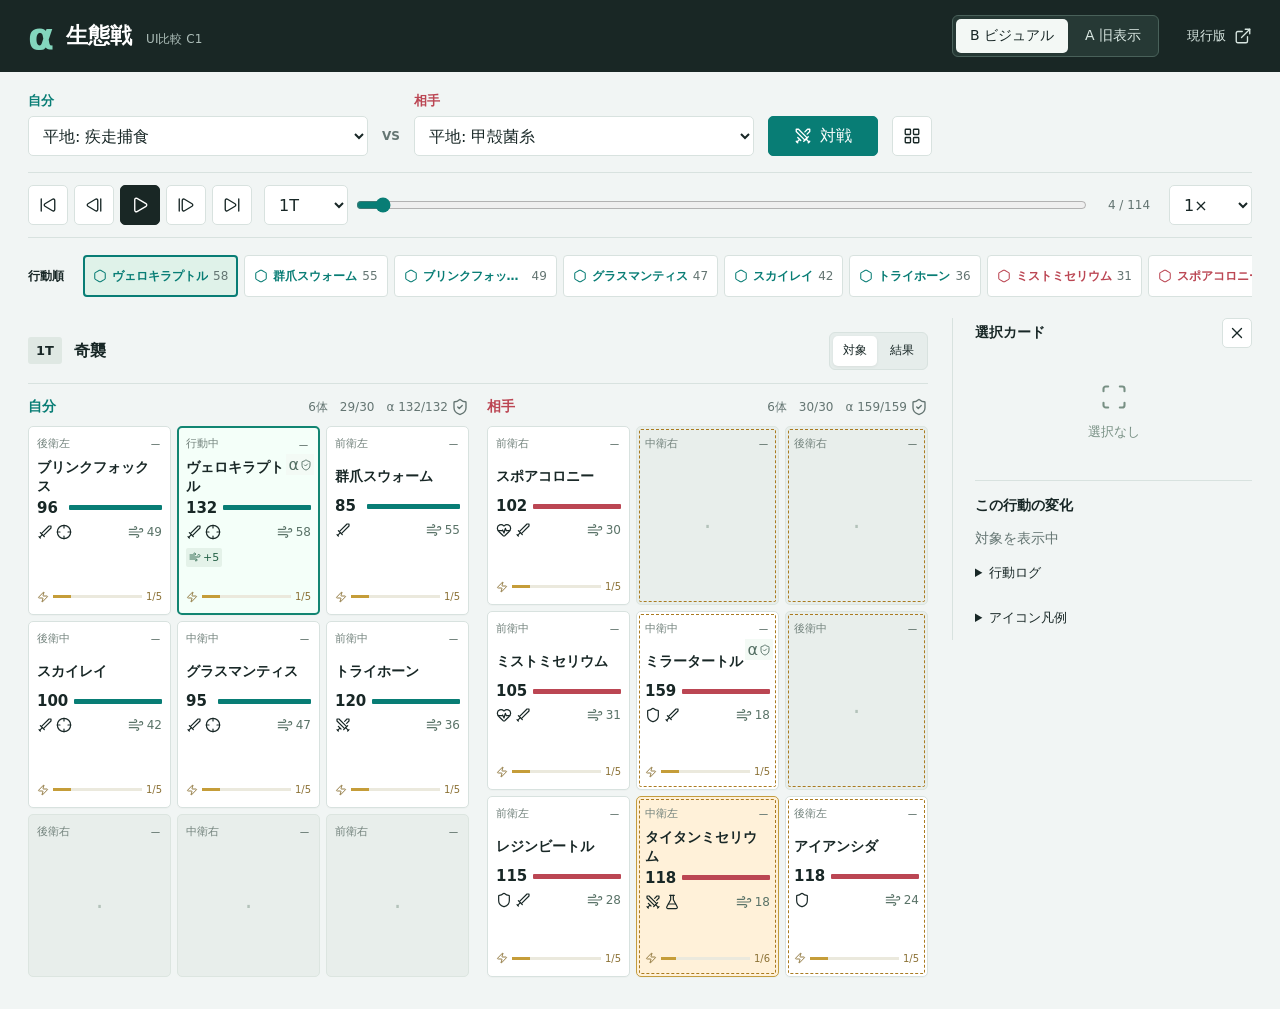
<file: prototype-comparison/index.html>
<!doctype html>
<html lang="ja">
<head>
  <meta charset="utf-8">
  <meta name="viewport" content="width=device-width, initial-scale=1, viewport-fit=cover">
  <meta name="theme-color" content="#172322">
  <title>α生態戦 | UI比較 C1</title>
  <link rel="stylesheet" href="./styles.css">
  <script defer src="./vendor/lucide.min.js"></script>
  <script defer src="./app.js"></script>
</head>
<body>
  <header class="topbar">
    <div class="brand"><span class="brand-mark">α</span><h1>生態戦<span>UI比較 C1</span></h1></div>
    <nav class="segmented" aria-label="表示比較">
      <button type="button" data-view="visual" aria-pressed="true">B ビジュアル</button>
      <button type="button" data-view="classic" aria-pressed="false">A 旧表示</button>
    </nav>
    <a class="original-link" href="../prototype/index.html" target="_blank" rel="noopener">現行版<i data-lucide="external-link"></i></a>
  </header>
  <main>
    <section class="match-controls" aria-label="対戦編成">
      <label><span class="side-label player">自分</span><select id="playerPreset" aria-label="自分の編成" disabled></select></label>
      <span class="versus">VS</span>
      <label><span class="side-label enemy">相手</span><select id="enemyPreset" aria-label="相手の編成" disabled></select></label>
      <button id="run" type="button" class="primary" disabled><i data-lucide="swords"></i>対戦</button>
      <button id="edit" type="button" class="icon-button" title="編成を編集" aria-label="編成を編集" aria-pressed="false" disabled><i data-lucide="layout-grid"></i></button>
    </section>
    <p id="message" role="status">比較用カードプールを読み込み中…</p>
    <section class="replay-controls" aria-label="リプレイ操作">
      <button id="first" class="icon-button" title="先頭" aria-label="先頭" disabled><i data-lucide="skip-back"></i></button>
      <button id="prev" class="icon-button" title="前の行動" aria-label="前の行動" disabled><i data-lucide="step-back"></i></button>
      <button id="play" class="icon-button play-button" title="再生" aria-label="再生" disabled><i data-lucide="play"></i></button>
      <button id="next" class="icon-button" title="次の行動" aria-label="次の行動" disabled><i data-lucide="step-forward"></i></button>
      <button id="last" class="icon-button" title="最後" aria-label="最後" disabled><i data-lucide="skip-forward"></i></button>
      <select id="turn" aria-label="ターンへ移動" disabled><option>0T</option></select>
      <input id="scrub" type="range" min="0" max="0" value="0" aria-label="リプレイ位置" disabled>
      <output id="position">0 / 0</output>
      <select id="speed" aria-label="再生速度"><option value="1.6">0.5×</option><option value="1" selected>1×</option><option value="0.5">2×</option></select>
    </section>
    <div id="visualView">
      <section class="queue-band" aria-label="実際の行動順"><span class="queue-caption">行動順</span><div id="queue"></div></section>
      <div class="workspace">
        <section class="arena" aria-label="戦場">
          <div class="army-heading enemy"><strong>相手</strong><span id="enemySummary"></span></div>
          <div id="enemyBoard" class="board enemy-board" aria-label="相手の盤面"></div>
          <div class="event-band">
            <div><span id="turnBadge">0T</span><strong id="eventTitle">編成確認</strong></div>
            <div class="segmented phases" aria-label="行動の表示段階">
              <button data-phase="before" aria-pressed="false">対象</button><button data-phase="after" aria-pressed="true">結果</button>
            </div>
          </div>
          <div id="playerBoard" class="board player-board" aria-label="自分の盤面"></div>
          <div class="army-heading player"><strong>自分</strong><span id="playerSummary"></span></div>
        </section>
        <aside class="inspector" aria-label="選択と行動の詳細">
          <div class="inspector-heading"><h2 id="detailHeading">選択カード</h2><button id="closeDetail" class="icon-button" aria-label="詳細を閉じる" title="詳細を閉じる"><i data-lucide="x"></i></button></div>
          <div id="detail"></div>
          <section class="changes-section"><h2>この行動の変化</h2><div id="changes"></div></section>
          <details id="logDetails"><summary>行動ログ</summary><ol id="eventLog"></ol></details>
          <details class="legend"><summary>アイコン凡例</summary><div id="legend"></div></details>
        </aside>
      </div>
    </div>
    <section id="classicView" hidden aria-label="旧表示との比較">
      <iframe id="engine" title="比較用の旧表示とカード編集" src="./baseline/index.html"></iframe>
    </section>
  </main>
</body>
</html>
</file>
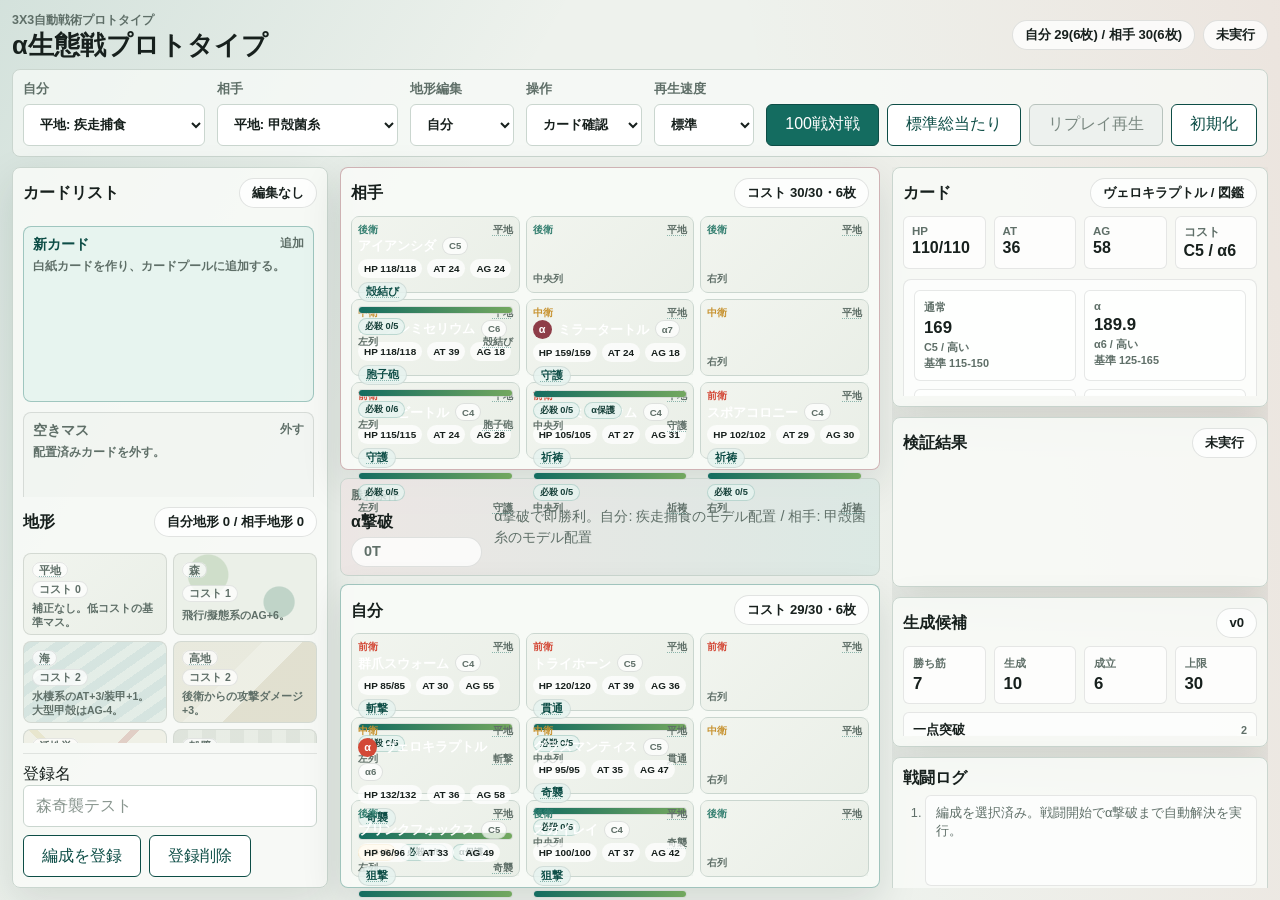
<file: prototype/index.html>
<!doctype html>
<html lang="ja">
  <head>
    <meta charset="UTF-8" />
    <meta name="viewport" content="width=device-width, initial-scale=1.0, viewport-fit=cover" />
    <meta name="theme-color" content="#146c60" />
    <meta name="apple-mobile-web-app-capable" content="yes" />
    <meta name="apple-mobile-web-app-title" content="α生態戦" />
    <meta name="format-detection" content="telephone=no" />
    <title>α生態戦プロトタイプ</title>
    <link rel="stylesheet" href="./styles.css" />
  </head>
  <body>
    <main class="app-shell">
      <header class="topbar">
        <div>
          <p class="eyebrow">3x3自動戦術プロトタイプ</p>
          <h1>α生態戦プロトタイプ</h1>
        </div>
        <div class="summary-strip" aria-live="polite">
          <span id="costSummary">コスト -</span>
          <span id="winnerSummary">未実行</span>
        </div>
      </header>

      <section class="control-band" aria-label="編成">
        <label>
          自分
          <select id="playerPreset"></select>
        </label>
        <label>
          相手
          <select id="enemyPreset"></select>
        </label>
        <label>
          地形編集
          <select id="editSide">
            <option value="player">自分</option>
            <option value="enemy">相手</option>
          </select>
        </label>
        <label>
          操作
          <select id="editMode">
            <option value="inspect">カード確認</option>
            <option value="card">カード配置</option>
            <option value="general">α指定</option>
            <option value="terrain">地形変更</option>
          </select>
        </label>
        <label>
          再生速度
          <select id="replaySpeed">
            <option value="1">標準</option>
            <option value="0.5">ゆっくり</option>
          </select>
        </label>
        <div class="button-row">
          <button id="runBattle" type="button">100戦対戦</button>
          <button id="runRoundRobin" type="button" class="secondary">標準総当たり</button>
          <button id="playReplay" type="button" class="secondary" disabled>リプレイ再生</button>
          <button id="resetBattle" type="button" class="secondary">初期化</button>
        </div>
      </section>

      <section class="workbench-grid" aria-label="編成と検証">
        <aside class="data-panel deck-tool" aria-labelledby="libraryTitle">
          <div class="panel-heading">
            <h2 id="libraryTitle">カードリスト</h2>
            <span id="editorMessage" class="cost-pill">編集なし</span>
          </div>
          <select id="cardPicker" class="visually-hidden" aria-label="選択カード"></select>
          <div id="cardLibrary" class="card-library"></div>
          <div class="terrain-block">
            <div class="panel-heading compact-heading">
              <h2 id="fieldTitle">地形</h2>
              <span id="terrainCost" class="cost-pill">-</span>
            </div>
            <div id="terrainPalette" class="terrain-palette"></div>
          </div>
          <div class="deck-register">
            <label>
              登録名
              <input id="deckName" type="text" maxlength="24" placeholder="森奇襲テスト" />
            </label>
            <div class="button-row">
              <button id="saveDeck" type="button" class="secondary">編成を登録</button>
              <button id="deleteDeck" type="button" class="secondary">登録削除</button>
            </div>
          </div>
        </aside>

        <section class="battle-layout">
          <section class="army-panel enemy-side" aria-labelledby="enemyTitle">
            <div class="panel-heading">
              <h2 id="enemyTitle">相手</h2>
              <span id="enemyCost" class="cost-pill">-</span>
            </div>
            <div id="enemyBoard" class="board enemy-board" aria-label="相手盤面"></div>
          </section>

          <section class="center-panel" aria-label="戦況">
            <div class="status-box">
              <p class="eyebrow">勝利条件</p>
              <strong>α撃破</strong>
              <span id="turnCount" class="cost-pill">0T</span>
            </div>
            <div id="phaseSummary" class="phase-summary">編成確認中</div>
          </section>

          <section class="army-panel player-side" aria-labelledby="playerTitle">
            <div class="panel-heading">
              <h2 id="playerTitle">自分</h2>
              <span id="playerCost" class="cost-pill">-</span>
            </div>
            <div id="playerBoard" class="board player-board" aria-label="自分盤面"></div>
          </section>
        </section>

        <aside class="side-stack">
          <section class="data-panel card-panel" aria-labelledby="cardTitle">
            <div class="panel-heading">
              <h2 id="cardTitle">カード</h2>
              <span id="selectedCardName" class="cost-pill">選択なし</span>
            </div>
            <div id="cardDetail" class="card-detail"></div>
          </section>

          <section class="data-panel sim-panel" aria-labelledby="simTitle">
            <div class="panel-heading">
              <h2 id="simTitle">検証結果</h2>
              <span id="matchupBadge" class="cost-pill">未実行</span>
            </div>
            <div id="matchupSummary" class="matchup-summary"></div>
            <div id="roundRobinTable" class="round-robin"></div>
          </section>

          <section class="data-panel generation-panel" aria-labelledby="generationTitle">
            <div class="panel-heading">
              <h2 id="generationTitle">生成候補</h2>
              <span class="cost-pill">v0</span>
            </div>
            <div id="generationSummary" class="generation-summary"></div>
          </section>

          <section class="data-panel log-panel" aria-labelledby="logTitle">
            <div class="panel-heading">
              <h2 id="logTitle">戦闘ログ</h2>
            </div>
            <ol id="battleLog" class="battle-log"></ol>
          </section>
        </aside>
      </section>

      <section class="data-panel reference-panel hidden-reference" aria-labelledby="referenceTitle">
        <div class="panel-heading">
          <h2 id="referenceTitle">仕様一覧</h2>
          <span class="cost-pill">現行</span>
        </div>
        <div class="reference-grid">
          <section aria-labelledby="cardReferenceTitle">
            <h3 id="cardReferenceTitle">カード</h3>
            <div id="cardReference" class="reference-list"></div>
          </section>
          <section aria-labelledby="actionReferenceTitle">
            <h3 id="actionReferenceTitle">行動</h3>
            <div id="actionReference" class="reference-list"></div>
          </section>
          <section aria-labelledby="terrainReferenceTitle">
            <h3 id="terrainReferenceTitle">地形</h3>
            <div id="terrainReference" class="reference-list"></div>
          </section>
        </div>
      </section>
    </main>
    <script src="./app.js"></script>
  </body>
</html>
</file>
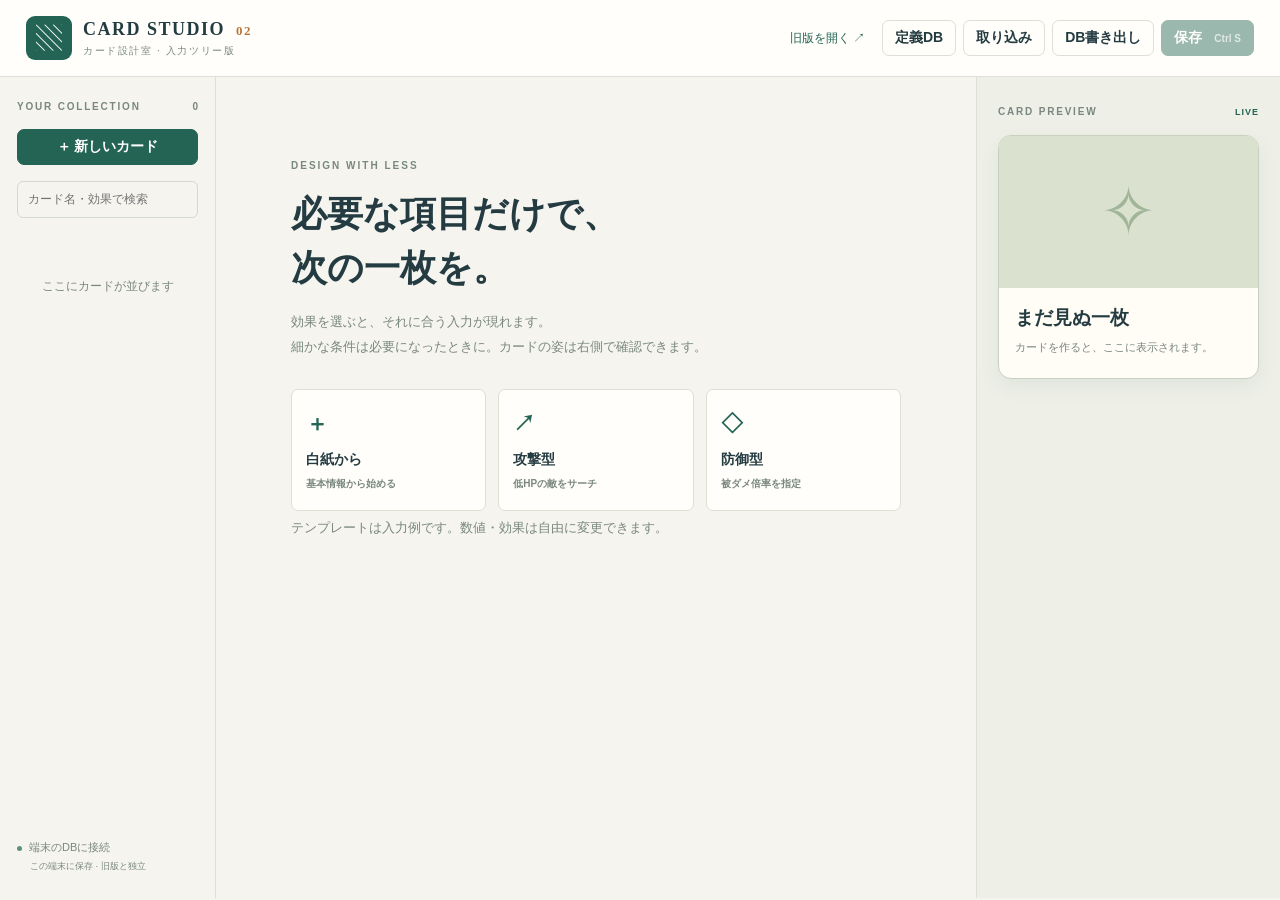
<file: development/card-studio-v2/index.html>
<!doctype html>
<html lang="ja">
<head>
 <meta charset="utf-8"><meta name="viewport" content="width=device-width,initial-scale=1">
 <meta name="theme-color" content="#f5f4ef"><title>カード設計室 v2</title>
 <link rel="icon" href="favicon.svg" type="image/svg+xml"><link rel="stylesheet" href="styles.css">
 <script defer src="model.js"></script><script defer src="storage.js"></script><script defer src="app.js"></script>
</head>
<body>
 <header class="topbar">
  <div class="brand"><span class="brand-icon">▧</span><div><b>CARD STUDIO <em>02</em></b><small>カード設計室 · 入力ツリー版</small></div></div>
  <nav class="top-actions" aria-label="データ操作"><a href="../card-studio/" target="_blank" rel="noopener" class="old-link">旧版を開く ↗</a><button data-action="catalog">定義DB</button><button data-action="import">取り込み</button><button data-action="export">DB書き出し</button><button class="primary" data-action="save" id="save" disabled>保存 <kbd>Ctrl S</kbd></button></nav>
 </header>
 <div id="notice" class="notice" role="status" hidden></div>
 <div class="layout">
  <aside class="library"><div class="overline">YOUR COLLECTION <span id="count">0</span></div><button class="primary wide" data-action="new">＋ 新しいカード</button><label class="search"><span class="sr-only">カードを検索</span><input type="search" id="search" placeholder="カード名・効果で検索"></label><div id="card-list"></div><button class="text-button" data-action="archives" id="archives" hidden>旧版データの保管庫</button><div class="library-foot"><span class="dot"></span><span id="save-state">読み込み中…</span><small>この端末に保存 · 旧版と独立</small></div></aside>
  <main id="editor"><div class="loading">入力定義を読み込んでいます…</div></main>
  <aside class="preview"><div class="overline">CARD PREVIEW <span class="live-dot">LIVE</span></div><div id="preview"></div></aside>
 </div>
 <dialog id="dialog"><div id="dialog-body"></div></dialog>
 <input id="json-file" type="file" accept=".json,application/json" hidden><input id="schema-file" type="file" accept=".json,application/json" hidden><input id="art-file" type="file" accept="image/png,image/jpeg,image/webp" hidden>
</body>
</html>
</file>
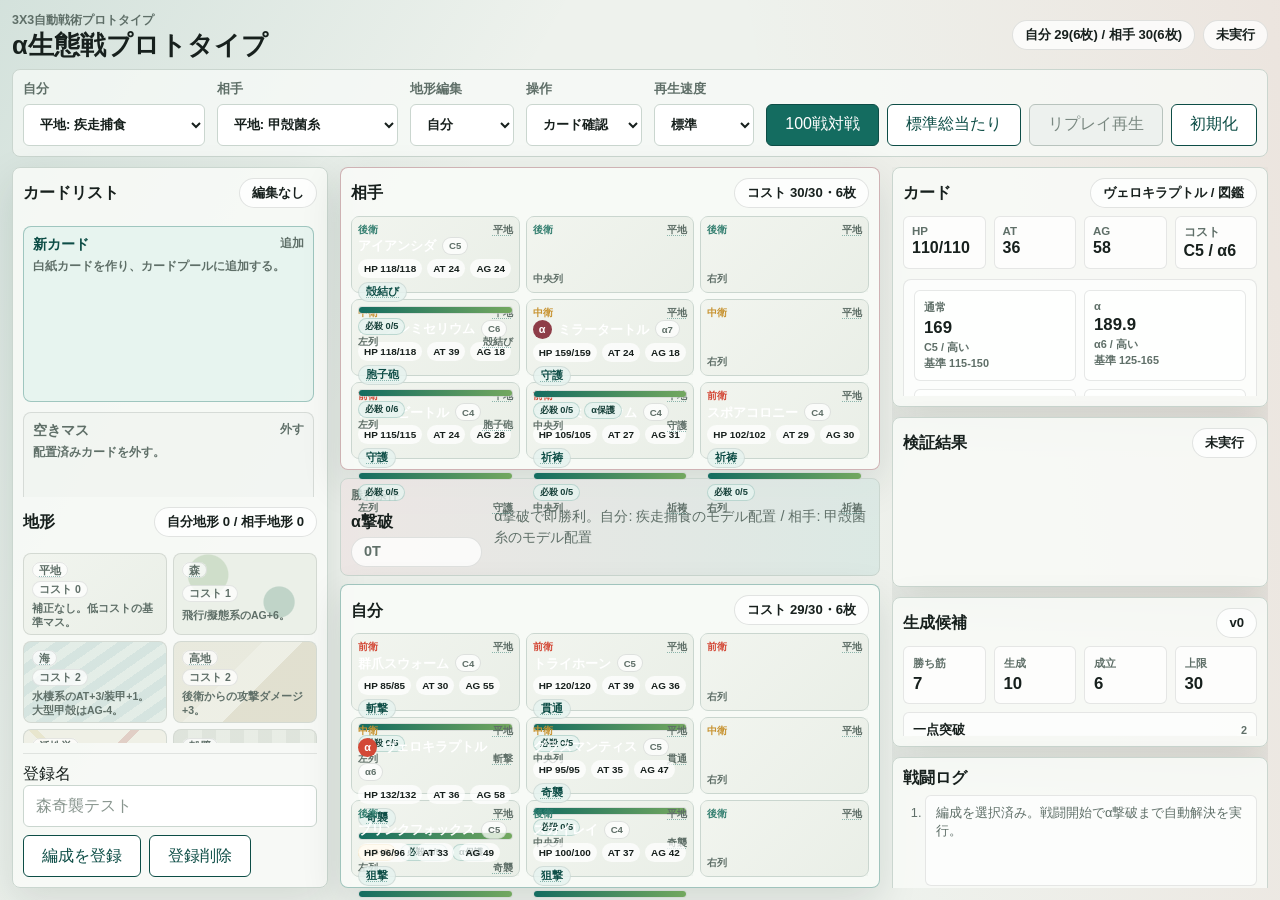
<file: prototype-comparison/baseline/index.html>
<!doctype html>
<html lang="ja">
  <head>
    <meta charset="UTF-8" />
    <meta name="viewport" content="width=device-width, initial-scale=1.0, viewport-fit=cover" />
    <meta name="theme-color" content="#146c60" />
    <meta name="apple-mobile-web-app-capable" content="yes" />
    <meta name="apple-mobile-web-app-title" content="α生態戦" />
    <meta name="format-detection" content="telephone=no" />
    <title>α生態戦プロトタイプ</title>
    <link rel="stylesheet" href="./styles.css" />
  </head>
  <body>
    <main class="app-shell">
      <header class="topbar">
        <div>
          <p class="eyebrow">3x3自動戦術プロトタイプ</p>
          <h1>α生態戦プロトタイプ</h1>
        </div>
        <div class="summary-strip" aria-live="polite">
          <span id="costSummary">コスト -</span>
          <span id="winnerSummary">未実行</span>
        </div>
      </header>

      <section class="control-band" aria-label="編成">
        <label>
          自分
          <select id="playerPreset"></select>
        </label>
        <label>
          相手
          <select id="enemyPreset"></select>
        </label>
        <label>
          地形編集
          <select id="editSide">
            <option value="player">自分</option>
            <option value="enemy">相手</option>
          </select>
        </label>
        <label>
          操作
          <select id="editMode">
            <option value="inspect">カード確認</option>
            <option value="card">カード配置</option>
            <option value="general">α指定</option>
            <option value="terrain">地形変更</option>
          </select>
        </label>
        <label>
          再生速度
          <select id="replaySpeed">
            <option value="1">標準</option>
            <option value="0.5">ゆっくり</option>
          </select>
        </label>
        <div class="button-row">
          <button id="runBattle" type="button">100戦対戦</button>
          <button id="runRoundRobin" type="button" class="secondary">標準総当たり</button>
          <button id="playReplay" type="button" class="secondary" disabled>リプレイ再生</button>
          <button id="resetBattle" type="button" class="secondary">初期化</button>
        </div>
      </section>

      <section class="workbench-grid" aria-label="編成と検証">
        <aside class="data-panel deck-tool" aria-labelledby="libraryTitle">
          <div class="panel-heading">
            <h2 id="libraryTitle">カードリスト</h2>
            <span id="editorMessage" class="cost-pill">編集なし</span>
          </div>
          <select id="cardPicker" class="visually-hidden" aria-label="選択カード"></select>
          <div id="cardLibrary" class="card-library"></div>
          <div class="terrain-block">
            <div class="panel-heading compact-heading">
              <h2 id="fieldTitle">地形</h2>
              <span id="terrainCost" class="cost-pill">-</span>
            </div>
            <div id="terrainPalette" class="terrain-palette"></div>
          </div>
          <div class="deck-register">
            <label>
              登録名
              <input id="deckName" type="text" maxlength="24" placeholder="森奇襲テスト" />
            </label>
            <div class="button-row">
              <button id="saveDeck" type="button" class="secondary">編成を登録</button>
              <button id="deleteDeck" type="button" class="secondary">登録削除</button>
            </div>
          </div>
        </aside>

        <section class="battle-layout">
          <section class="army-panel enemy-side" aria-labelledby="enemyTitle">
            <div class="panel-heading">
              <h2 id="enemyTitle">相手</h2>
              <span id="enemyCost" class="cost-pill">-</span>
            </div>
            <div id="enemyBoard" class="board enemy-board" aria-label="相手盤面"></div>
          </section>

          <section class="center-panel" aria-label="戦況">
            <div class="status-box">
              <p class="eyebrow">勝利条件</p>
              <strong>α撃破</strong>
              <span id="turnCount" class="cost-pill">0T</span>
            </div>
            <div id="phaseSummary" class="phase-summary">編成確認中</div>
          </section>

          <section class="army-panel player-side" aria-labelledby="playerTitle">
            <div class="panel-heading">
              <h2 id="playerTitle">自分</h2>
              <span id="playerCost" class="cost-pill">-</span>
            </div>
            <div id="playerBoard" class="board player-board" aria-label="自分盤面"></div>
          </section>
        </section>

        <aside class="side-stack">
          <section class="data-panel card-panel" aria-labelledby="cardTitle">
            <div class="panel-heading">
              <h2 id="cardTitle">カード</h2>
              <span id="selectedCardName" class="cost-pill">選択なし</span>
            </div>
            <div id="cardDetail" class="card-detail"></div>
          </section>

          <section class="data-panel sim-panel" aria-labelledby="simTitle">
            <div class="panel-heading">
              <h2 id="simTitle">検証結果</h2>
              <span id="matchupBadge" class="cost-pill">未実行</span>
            </div>
            <div id="matchupSummary" class="matchup-summary"></div>
            <div id="roundRobinTable" class="round-robin"></div>
          </section>

          <section class="data-panel generation-panel" aria-labelledby="generationTitle">
            <div class="panel-heading">
              <h2 id="generationTitle">生成候補</h2>
              <span class="cost-pill">v0</span>
            </div>
            <div id="generationSummary" class="generation-summary"></div>
          </section>

          <section class="data-panel log-panel" aria-labelledby="logTitle">
            <div class="panel-heading">
              <h2 id="logTitle">戦闘ログ</h2>
            </div>
            <ol id="battleLog" class="battle-log"></ol>
          </section>
        </aside>
      </section>

      <section class="data-panel reference-panel hidden-reference" aria-labelledby="referenceTitle">
        <div class="panel-heading">
          <h2 id="referenceTitle">仕様一覧</h2>
          <span class="cost-pill">現行</span>
        </div>
        <div class="reference-grid">
          <section aria-labelledby="cardReferenceTitle">
            <h3 id="cardReferenceTitle">カード</h3>
            <div id="cardReference" class="reference-list"></div>
          </section>
          <section aria-labelledby="actionReferenceTitle">
            <h3 id="actionReferenceTitle">行動</h3>
            <div id="actionReference" class="reference-list"></div>
          </section>
          <section aria-labelledby="terrainReferenceTitle">
            <h3 id="terrainReferenceTitle">地形</h3>
            <div id="terrainReference" class="reference-list"></div>
          </section>
        </div>
      </section>
    </main>
    <script src="./app.js"></script>
    <script src="../bridge.js"></script>
  </body>
</html>
</file>
<file: prototype-comparison/styles.css>
:root{color-scheme:light;--ink:#182726;--muted:#647572;--paper:#f1f5f4;--line:#d8e2df;--player:#087d75;--enemy:#bb4653;--focus:#e5b331;--damage:#be3d4a;--heal:#147949;font-family:system-ui,-apple-system,"Segoe UI","Yu Gothic UI",sans-serif;font-size:16px;letter-spacing:0}
*{box-sizing:border-box}body{margin:0;background:var(--paper);color:var(--ink)}button,select,input{font:inherit;letter-spacing:0}button,select,input{min-height:40px}button,a,select,input{touch-action:manipulation}button{cursor:pointer}button:disabled{cursor:default;opacity:.38}button,select,input{border:1px solid var(--line);border-radius:5px;background:#fff;color:var(--ink)}button:hover:not(:disabled){border-color:var(--player);background:#edf8f4}button:focus-visible,a:focus-visible,select:focus-visible,input:focus-visible,summary:focus-visible{outline:3px solid #337ec5;outline-offset:2px}button{padding:8px 12px}button svg,a svg{flex-shrink:0}.lucide{width:18px;height:18px;vertical-align:middle}select{padding:8px 28px 8px 10px;max-width:100%}input{padding:8px;min-width:0}a{color:inherit;text-decoration:none}h1,h2,h3,p{margin:0}h2{font-size:14px}h3{font-size:17px;overflow-wrap:anywhere}[hidden]{display:none!important}.quiet{color:var(--muted);font-size:14px;line-height:1.7}
.topbar{height:72px;padding:0 28px;display:flex;align-items:center;gap:28px;background:#192725;color:white}.brand{display:flex;align-items:center;gap:12px;flex:1}.brand-mark{font-size:38px;font-weight:700;color:#83d6bd;line-height:1}h1{font-size:22px;display:flex;align-items:baseline;gap:14px}h1 span{font-size:12px;font-weight:500;color:#acbdb8}.topbar .segmented{background:#263935;border-color:#49615a}.topbar .segmented button{color:#d9e7e2}.topbar .segmented button[aria-pressed=true]{background:#f3f8f5;color:#182726}.original-link{display:flex;gap:8px;align-items:center;font-size:13px;color:#d8e6e1}.segmented{display:inline-flex;align-items:center;padding:3px;gap:3px;background:#e6edeb;border:1px solid var(--line);border-radius:6px}.segmented button{border:0;background:transparent;font-size:14px;white-space:nowrap;padding:7px 14px;min-height:34px}.segmented button[aria-pressed=true]{background:#fff;box-shadow:0 1px 3px #19272512}
main{max-width:1760px;margin:auto;padding:20px 28px 32px}.match-controls{display:flex;align-items:end;gap:14px}.match-controls label{display:grid;gap:6px;max-width:340px;flex:1;min-width:0}.side-label{font-size:13px;font-weight:700}.player{color:var(--player)}.enemy{color:var(--enemy)}.versus{font-size:12px;font-weight:700;color:var(--muted);padding-bottom:13px}.primary{display:inline-flex;align-items:center;justify-content:center;gap:8px;background:var(--player);color:#fff;border-color:var(--player);min-width:110px}.primary:hover:not(:disabled){background:#075e59;color:white}.icon-button{width:40px;height:40px;padding:9px;display:inline-flex;justify-content:center;align-items:center;flex:none}.icon-button[aria-pressed=true]{background:#d9f2e9;border-color:var(--player)}#message{font-size:13px;line-height:1.6;color:var(--muted);min-height:20px;margin:8px 0}#message:empty{min-height:8px;margin:4px 0}#message.error{color:#a62a39;background:#fff0ee;padding:8px 12px;border-left:3px solid var(--enemy)}
.replay-controls{display:flex;align-items:center;gap:6px;min-width:0;padding:10px 0;border-top:1px solid var(--line);border-bottom:1px solid var(--line)}.play-button{background:#192725;color:white;border-color:#192725}.replay-controls #turn{width:84px;margin-left:6px}.replay-controls #speed{width:83px}.replay-controls #scrub{flex:1;min-width:60px;accent-color:var(--player);padding:0;border:0;background:transparent}.replay-controls output{font-size:12px;color:var(--muted);min-width:68px;text-align:center;font-variant-numeric:tabular-nums}
.queue-band{display:flex;align-items:center;gap:16px;margin:14px 0 18px;min-height:48px}.queue-caption{font-size:12px;font-weight:700;white-space:nowrap}#queue{display:flex;align-items:stretch;gap:6px;min-width:0;overflow:auto;padding:3px;scrollbar-width:thin;flex:1;min-height:48px}.queue-group{display:flex;align-items:center;gap:6px;position:relative;border-radius:4px;padding:5px 9px;min-height:40px;flex-shrink:0}.queue-group.current{border:2px solid var(--player);background:#dff2e9;padding:4px 8px}.queue-group.past{opacity:.45}.queue-unit{display:flex;align-items:center;gap:5px}.queue-unit>span{max-width:104px;overflow:hidden;text-overflow:ellipsis;white-space:nowrap;font-size:12px;font-weight:600}.queue-unit small{font-size:12px;color:var(--muted)}.queue-unit svg{width:14px;height:14px}.sim-label{font-size:12px;background:#233b35;color:#fff;padding:2px 4px;border-radius:2px}
.workspace{display:grid;grid-template-columns:minmax(0,1fr) 300px;gap:24px;align-items:start}.arena{min-width:0;display:grid;grid-template-columns:minmax(0,1fr) minmax(0,1fr);column-gap:18px;row-gap:10px}.army-heading{display:flex;align-items:center;justify-content:space-between;gap:8px;font-size:14px;min-width:0}.army-heading>span{display:flex;align-items:center;gap:12px;color:var(--muted);font-size:12px}.alpha-summary{display:flex;align-items:center;gap:3px}.army-heading.player{grid-column:1;grid-row:1}.army-heading.enemy{grid-column:2;grid-row:1}.board{display:grid;grid-template-columns:repeat(3,minmax(0,1fr));gap:6px;min-width:0}.player-board{grid-column:1;grid-row:2}.enemy-board{grid-column:2;grid-row:2}.cell{padding:9px 8px;min-width:0;min-height:190px;display:flex;flex-direction:column;align-items:stretch;text-align:left;position:relative;border-radius:5px;overflow:visible;transition:background-color .15s,border-color .15s;box-shadow:0 1px 1px #18272606}.cell.empty{background:#e8eeeb;border-color:#dce5e0;box-shadow:none}.cell.actor{border:2px solid #128572;background:#f4fff9;padding:8px 7px}.cell.candidate{outline:1px dashed #aa7b20;outline-offset:-4px}.cell.target{background:#fff1d9;border-color:#c39c3e}.cell.selected{box-shadow:0 0 0 2px #327bcb;z-index:1}.cell.fallen{background:#e5e8e7;filter:grayscale(.8)}.cell.fallen .unit-heading{text-decoration:line-through}.cell-top{display:flex;align-items:center;justify-content:space-between;font-size:11px;color:#72827c;line-height:16px;margin-bottom:6px}.cell-top svg{height:13px;width:13px}.unit-heading{display:flex;align-items:center;gap:5px;min-height:36px;position:relative}.unit-heading strong{font-size:13px;font-weight:650;line-height:1.35;overflow-wrap:anywhere;flex:1;min-width:0}.portrait{height:28px;width:28px;flex-shrink:0;display:flex;align-items:center;justify-content:center;background:#eef3f0;border:1px solid #dce7e0;border-radius:4px}.portrait svg{height:19px;width:19px}.unit-heading .portrait{display:none}.alpha{display:flex;align-items:center;gap:1px;font-size:16px;position:absolute;right:-2px;top:-22px;color:#526e62}.alpha svg{height:12px;width:12px}.alpha.exposed{color:#ba4149}.alpha+.cell-top{padding-right:20px}.health-row{height:24px;display:flex;align-items:center;gap:6px}.health-row>b{font-size:15px;min-width:26px;font-variant-numeric:tabular-nums}.hp-track{display:block;flex:1;height:5px;background:#dce7e0;overflow:hidden;border-radius:1px}.hp-track>span{display:block;background:var(--player);height:100%}.enemy-board .hp-track>span{background:var(--enemy)}.health-row .delta{min-width:0;font-size:12px;font-weight:800;white-space:nowrap}.positive{color:var(--heal)}.negative{color:var(--damage)}.unit-bottom{display:flex;align-items:center;justify-content:space-between;gap:5px;min-height:24px}.action-mark{display:flex;align-items:center;gap:3px}.action-mark svg{width:15px;height:15px}.action-name{display:none}.ag-value{display:flex;align-items:center;gap:3px;font-size:12px;color:#5a7368}.ag-value svg{width:14px;height:14px}.status-tray{display:flex;align-content:start;flex-wrap:wrap;gap:3px;min-height:42px;margin-top:4px;flex:1}.status-tray>span{display:flex;align-items:center;gap:2px;font-size:11px;height:19px;border-radius:2px;padding:1px 3px;background:#eff2ed;color:#415e50;white-space:nowrap}.status-tray .state-token{background:#f7e8e3;color:#973840}.status-tray .guard-token{background:#e6ecf2;color:#3e5970}.status-tray .stat-token{background:#e4f2e9;color:#266248}.status-tray small{font-size:10px}.status-tray svg{width:12px;height:12px}.ultimate{display:flex;gap:4px;align-items:center;min-height:17px;color:#8b7135}.ultimate>svg{height:12px;width:12px}.ultimate small{font-size:10px;white-space:nowrap}.ult-track{height:3px;background:#ebe9dd;flex:1;overflow:hidden}.ult-track>span{display:block;height:100%;background:#c59d39}.ultimate.ready{color:#7d5a00;font-weight:800}.ultimate.ready .ult-track>span{background:#e3b52d}.empty-mark{margin:auto;color:#b3c2ba;font-size:24px}.activity-label{position:absolute;top:50%;left:-3px;padding:2px 3px;background:#136f5a;color:white;font-size:10px;transform:translateY(-50%);border-radius:2px}
.event-band{grid-column:1/-1;grid-row:3;display:flex;align-items:center;justify-content:space-between;gap:10px;padding:12px 0;min-height:66px;border-bottom:1px solid var(--line)}.event-band>div:first-child{display:flex;align-items:center;gap:12px;min-width:0}.event-band strong{font-size:16px;overflow-wrap:anywhere;line-height:1.5}#turnBadge{font-size:13px;font-weight:700;background:#dfe8e3;border-radius:3px;padding:6px 8px;white-space:nowrap}.phases button{font-size:12px;padding:4px 10px;min-height:30px}
.inspector{border-left:1px solid var(--line);padding-left:22px;min-width:0;font-size:14px}.inspector-heading{display:flex;align-items:center;justify-content:space-between;min-height:30px;margin-bottom:14px}.inspector-heading .icon-button{width:30px;height:30px;min-height:30px;padding:5px}.detail-idle{display:flex;flex-direction:column;align-items:center;justify-content:center;gap:12px;min-height:100px;color:#789084}.detail-idle svg{height:28px;width:28px}.detail-idle p{font-size:13px}.detail-title{display:flex;align-items:center;gap:10px;margin:10px 0 16px}.detail-title .portrait{height:38px;width:38px}.detail-stats{display:grid;grid-template-columns:repeat(4,minmax(0,1fr));gap:6px;margin-bottom:14px}.detail-stats>span{font-size:11px;color:var(--muted)}.detail-stats b{display:block;font-size:16px;color:var(--ink);margin-top:5px;white-space:nowrap}.alpha-detail{display:flex;align-items:center;gap:6px;font-size:13px;margin:10px 0}.detail-statuses>div{display:grid;grid-template-columns:20px 1fr;gap:4px;margin:10px 0}.detail-statuses b{font-size:13px}.detail-statuses span{grid-column:2;font-size:12px;color:var(--muted);line-height:1.7}.action-list{margin-top:16px}.action-list details{border-top:1px solid var(--line)}details summary{cursor:pointer;line-height:1.6;padding:12px 0;font-size:13px}details p{font-size:13px;line-height:1.7;margin:8px 0}.action-list summary{display:flex;align-items:center;gap:4px;flex-wrap:wrap;font-size:12px}.action-list summary>span{font-size:11px;color:var(--muted);margin-right:3px}.action-list summary b{font-size:13px}.action-list summary svg{height:14px;width:14px}.action-list summary small{font-size:10px;color:var(--player);margin-left:auto}.action-list details[open]>summary b{color:var(--player)}.action-description{padding:0 0 10px}.range-row{display:flex;gap:12px;align-items:center;margin:8px 0}.range-row>span:last-child{font-size:12px;line-height:1.5}.mini-board{display:grid;grid-template-columns:repeat(3,8px);gap:2px;flex:none}.mini-board>span{width:8px;height:8px;background:#e5eae7;border:1px solid #d2dad5}.mini-board .marked{background:#dbe6c7;border:1px dashed #8a9f61}.formula{color:var(--muted);font-size:12px!important}.ultimate-detail{display:flex;align-items:center;gap:6px;padding:12px 0;font-size:12px;border-top:1px solid var(--line)}.ultimate-detail span{margin-left:auto;white-space:nowrap}.changes-section{border-top:1px solid var(--line);padding-top:16px;margin-top:18px}.changes-section h2{margin-bottom:12px}.change-item{display:flex;width:100%;flex-direction:column;text-align:left;gap:7px;padding:10px 0;border:0;border-bottom:1px solid var(--line);border-radius:0;background:none}.change-item>b{font-size:12px}.change-item>span{display:flex;flex-direction:column;gap:4px;font-size:12px;line-height:1.5}.change-item>span svg{height:13px;width:13px;margin-right:4px}#eventLog{padding-left:18px;font-size:12px;line-height:1.8;color:#4b6056}#eventLog li{margin-bottom:8px;overflow-wrap:anywhere}#legend{display:grid;grid-template-columns:1fr 1fr;gap:10px;font-size:12px;padding-bottom:14px}#legend>span{display:flex;gap:5px;align-items:center}#legend p{grid-column:1/-1;font-size:11px;color:var(--muted)}.edit-form{display:grid;gap:12px;padding-bottom:14px;border-bottom:1px solid var(--line)}.edit-form label{display:grid;gap:6px;font-size:13px}.edit-form .alpha-toggle{display:flex;align-items:center;gap:8px}.alpha-toggle input{min-height:0;width:18px;height:18px;accent-color:var(--player)}.edit-form select,.edit-form input{width:100%;min-width:0;font-size:13px}.save-button{display:flex;justify-content:center;gap:8px;align-items:center;font-size:13px}.editing .cell{border-style:dashed}.editing .cell.selected{border-style:solid}#classicView{margin-top:18px}#engine{border:1px solid var(--line);width:100%;height:1000px;background:#fff;border-radius:5px}
@media(min-width:1101px){.player-board .cell:nth-child(3n+1){grid-row:1}.player-board .cell:nth-child(3n+2){grid-row:2}.player-board .cell:nth-child(3n){grid-row:3}.player-board .cell:nth-child(-n+3){grid-column:3}.player-board .cell:nth-child(n+4):nth-child(-n+6){grid-column:2}.player-board .cell:nth-child(n+7){grid-column:1}.enemy-board .cell:nth-child(3n+1){grid-row:1}.enemy-board .cell:nth-child(3n+2){grid-row:2}.enemy-board .cell:nth-child(3n){grid-row:3}.enemy-board .cell:nth-child(-n+3){grid-column:3}.enemy-board .cell:nth-child(n+4):nth-child(-n+6){grid-column:2}.enemy-board .cell:nth-child(n+7){grid-column:1}}
@media(min-width:1550px){.unit-heading .portrait{display:flex}.action-name{display:inline;font-size:12px}.cell{min-height:190px}.workspace{grid-template-columns:minmax(0,1fr) 320px;gap:30px}}
@media(max-width:1100px){main{padding:18px}.topbar{padding:0 18px;gap:16px}.workspace{grid-template-columns:minmax(0,1fr) 280px;gap:18px}.arena{display:flex;flex-direction:column;gap:8px}.army-heading.enemy{order:0}.enemy-board{order:1}.event-band{order:2;min-height:52px;padding:5px 0;margin:0}.player-board{order:3}.army-heading.player{order:4}.cell{min-height:154px;padding:7px 8px}.cell.actor{padding:6px 7px}.cell-top{margin-bottom:3px}.unit-heading{min-height:32px}.status-tray{min-height:22px}.health-row{height:23px}.unit-bottom{min-height:20px}.inspector{padding-left:16px}.queue-band{margin:10px 0}.original-link{font-size:12px}h1 span{display:none}}
@media(max-width:760px){.topbar{height:60px;padding:0 12px;gap:8px}.brand{gap:7px;flex:1}h1{font-size:18px}.brand-mark{font-size:29px}.topbar .segmented button{padding:5px 8px;min-height:32px;font-size:12px}.original-link{font-size:0;gap:0}.original-link svg{width:19px;height:19px}main{padding:12px}.match-controls{gap:8px;flex-wrap:wrap}.match-controls label{max-width:none;flex-basis:calc(50% - 22px)}.match-controls select{font-size:12px;padding-left:8px}.versus{font-size:10px}.match-controls .primary{min-height:38px;font-size:13px;flex:1}.match-controls #edit{height:38px;min-height:38px}.replay-controls{flex-wrap:wrap;gap:5px;padding:8px 0}.replay-controls .icon-button{height:36px;width:36px;min-height:36px;padding:8px}.replay-controls #turn{margin-left:auto;width:67px;min-height:36px;font-size:12px;padding-left:7px}.replay-controls #speed{width:69px;min-height:36px;font-size:12px;padding-left:7px}.replay-controls #scrub{order:3;flex-basis:calc(100% - 80px);height:28px;min-height:28px}.replay-controls output{order:4;min-width:68px;font-size:11px}.queue-caption{font-size:11px}.queue-band{gap:8px;margin:8px 0;min-height:40px}#queue{min-height:38px}.queue-group{padding:4px 7px;min-height:34px}.queue-group.current{padding:3px 6px}.queue-unit>span{max-width:75px;font-size:11px}.queue-unit small{font-size:10px}.queue-unit svg{display:none}.workspace{display:block}.arena{gap:6px}.army-heading{font-size:13px}.army-heading>span{font-size:11px;gap:10px}.board{gap:5px}.cell{min-height:136px;padding:6px;box-shadow:none}.cell.actor{padding:5px}.cell-top{font-size:10px;line-height:14px}.cell-top svg{height:11px;width:11px}.unit-heading{min-height:31px}.unit-heading strong{font-size:12px;line-height:1.3}.health-row{height:24px}.health-row>b{font-size:14px;min-width:23px}.health-row .delta{font-size:11px;min-width:0}.status-tray{gap:2px;min-height:21px;margin-top:2px}.status-tray>span{font-size:10px;height:17px;padding:0 2px}.status-tray svg{width:11px;height:11px}.status-tray small{font-size:9px}.unit-bottom{min-height:18px}.action-mark svg{width:12px;height:12px}.ag-value{font-size:10px}.ag-value svg{height:12px;width:12px}.ultimate{min-height:13px}.ultimate small{font-size:9px}.alpha{font-size:13px;top:-19px;right:1px}.alpha svg{height:11px;width:11px}.activity-label{font-size:9px;padding:1px 3px;left:-2px;top:62%}.event-band strong{font-size:13px}.event-band{gap:6px}.event-band>div:first-child{gap:7px}.phases button{padding:3px 6px;font-size:11px}#turnBadge{font-size:11px;padding:5px}.inspector{border-left:0;padding:20px 0 0}.inspector-heading,#detail{display:none}.changes-section{margin:0}.detail-open .inspector{position:fixed;z-index:10;bottom:0;left:0;right:0;max-height:76dvh;overflow:auto;background:#fff;border-top:3px solid #628f7e;border-radius:8px 8px 0 0;box-shadow:0 -10px 40px #12261c30;padding:16px 20px 30px;overscroll-behavior:contain}.detail-open .inspector-heading{display:flex;position:sticky;top:-16px;background:#fff;padding:6px 0;z-index:1}.detail-open #detail{display:block}.detail-open .changes-section{margin-top:18px}.detail-stats b{font-size:18px}.change-item{padding:10px 0}.change-item>b{font-size:13px}.change-item>span{font-size:13px}#engine{height:1100px}.inspector-heading .icon-button{height:40px;width:40px;min-height:40px}.detail-stats>span{font-size:12px}.action-list summary{min-height:44px}.queue-band .quiet{font-size:12px}}
.match-controls select{width:100%;min-width:0}
.mini-board>span{grid-column:var(--dx);grid-row:var(--dy)}
@media(max-width:1100px){.mini-board>span{grid-column:var(--mx);grid-row:var(--my)}}
@media(min-width:1101px){.cell{min-height:154px}.event-band{grid-row:1;border-bottom:1px solid var(--line);padding:8px 0;margin-bottom:4px}.army-heading.player,.army-heading.enemy{grid-row:2}.player-board,.enemy-board{grid-row:3}.unit-heading strong{font-size:14px}.unit-bottom svg{height:16px;width:16px}.status-tray{min-height:32px}.cell-top{padding-right:25px}.cell-top>span:last-child{position:absolute;right:8px;top:9px}.alpha{top:-4px;right:-3px;background:#f3faf5;padding:1px 2px}.unit-heading:has(.alpha){padding-right:23px}.activity-label{top:auto;bottom:24px;left:5px;transform:none}}
@media(max-width:760px){.match-controls label{flex:1 1 0}.match-controls .primary{flex-basis:calc(100% - 50px)}.match-controls select{font-size:12px}.cell-top{padding-right:17px}.cell-top>span:last-child{position:absolute;right:6px;top:5px}.alpha{top:-19px;right:18px}.activity-label{top:auto;bottom:20px;left:3px;transform:none}.unit-heading strong{font-size:13px}}
@media(max-width:760px){.match-controls{display:grid;grid-template-columns:repeat(2,minmax(0,1fr));position:relative;gap:8px}.match-controls .versus{display:none}.match-controls label{min-width:0;width:100%;max-width:100%}.match-controls .primary{grid-column:1/-1;width:calc(100% - 48px)}.match-controls #edit{position:absolute;bottom:0;right:0}.cell.actor .cell-top>span:first-child{color:var(--player);font-weight:800}}
.effect-stack {
  position:absolute; inset:58px 4px 8px; z-index:3; pointer-events:none;
  display:grid; grid-template-columns:repeat(2,minmax(0,1fr)); gap:4px;
  align-content:center; justify-items:center;
}
.effect-stack[data-count="1"] { grid-template-columns:1fr; }
.effect-pop {
  --pop-ink:#174b68; --pop-fill:#e4f4ff; --pop-border:#4280a4;
  position:relative; display:grid; place-items:center; width:70px; max-width:100%; height:48px;
  filter:drop-shadow(0 2px 2px #132e2638); isolation:isolate;
}
.effect-pop b {
  position:relative; z-index:1; font-size:20px; font-weight:850; line-height:1;
  color:var(--pop-ink); font-variant-numeric:tabular-nums; text-shadow:0 1px #ffffff80;
}
.effect-shape { position:absolute; inset:0; display:grid; place-items:center; }
.effect-shape>.lucide { position:absolute; width:100%; height:100%; min-width:0; min-height:0; fill:var(--pop-fill); stroke:var(--pop-border); stroke-width:1.35; }
.effect-hp { --pop-ink:#9b233c; --pop-fill:#ffe6ee; --pop-border:#be455e; }
.effect-hp.gain { --pop-ink:#126344; --pop-fill:#dcffeb; --pop-border:#27956c; }
.effect-hp b { transform:translateY(-2px); font-size:18px; }
.effect-hp .effect-shape>.lucide { overflow:visible; }
.effect-armor b { transform:translateY(-2px); font-size:18px; }
.effect-at { --pop-ink:#6e4215; --pop-fill:#fff2ce; --pop-border:#ae7b2f; }
.effect-ag { --pop-ink:#17616c; --pop-fill:#def8f8; --pop-border:#3e8a97; }
.effect-at .effect-shape,.effect-ag .effect-shape { inset:6px 0; background:var(--pop-border); }
.effect-at .effect-shape { clip-path:polygon(0 39%,13% 39%,13% 9%,24% 9%,24% 23%,82% 23%,100% 50%,82% 77%,24% 77%,24% 91%,13% 91%,13% 61%,0 61%); }
.effect-at .effect-shape::before { content:""; position:absolute; inset:2px; background:var(--pop-fill); clip-path:inherit; }
.effect-at .effect-shape>.lucide { width:16px; height:16px; position:absolute; left:3px; fill:none; stroke:var(--pop-ink); z-index:1; }
.effect-at b { padding-left:15px; font-size:16px; }
.effect-ag .effect-shape { border-radius:0 16px 16px 0; clip-path:polygon(0 0,100% 0,100% 100%,0 100%,8% 82%,0 64%,8% 47%,0 29%,8% 13%); }
.effect-ag .effect-shape::before { content:""; position:absolute; inset:2px; background:var(--pop-fill); border-radius:inherit; clip-path:inherit; }
.effect-ag .effect-shape>.lucide { width:23px; height:23px; position:absolute; left:2px; fill:none; stroke:var(--pop-ink); z-index:1; }
.effect-ag b { padding-left:18px; font-size:16px; }
.effect-pop.loss:not(.effect-hp) { --pop-ink:#952e4b; --pop-fill:#fff0f4; --pop-border:#b3657f; }
.effect-pop.long-value b { font-size:13px; }
.has-effects .effect-stack::before { content:""; position:absolute; inset:0; background:#f4f8f0ed; border-radius:4px; z-index:-1; }
.has-effects.target .effect-stack::before { background:#fff3ddeb; }
.effects-enter .effect-pop { animation:effect-pop-in calc(800ms * var(--effect-speed,1)) cubic-bezier(.18,.7,.25,1) both; animation-delay:calc(var(--pop-order) * 65ms * var(--effect-speed,1)); }
.effects-enter.impact-damage { animation:effect-hit 300ms ease-out; }
.effects-enter.impact-heal { animation:effect-heal 800ms ease-out; }
.effects-enter.impact-buff { animation:effect-guard 800ms ease-out; }
.replay-playing .effect-stack { animation:effect-float-away calc(1050ms * var(--effect-speed,1)) ease-out both; animation-play-state:running; }
@keyframes effect-pop-in {
  0% { opacity:0; transform:translateY(8px) scale(.68); }
  24% { opacity:1; transform:translateY(-3px) scale(1.05); }
  45%,100% { opacity:1; transform:translateY(0) scale(1); }
}
@keyframes effect-float-away { 0%,76% { opacity:1; } 100% { opacity:0; transform:translateY(-8px); } }
@keyframes effect-hit { 0%,100% { transform:translateX(0); } 25% { transform:translateX(-3px); } 50% { transform:translateX(3px); } 75% { transform:translateX(-2px); } }
@keyframes effect-heal { 0%,100% { box-shadow:inset 0 0 0 1px transparent; } 40% { box-shadow:inset 0 0 22px 5px #41b18360; } }
@keyframes effect-guard { 0%,100% { box-shadow:inset 0 0 0 1px transparent; } 40% { box-shadow:inset 0 0 22px 5px #5d9ab763; } }
@media(max-width:760px) {
  .effect-stack { inset:51px 3px 5px; gap:2px; }
  .effect-pop { width:58px; height:35px; }
  .effect-hp b,.effect-armor b { font-size:15px; transform:translateY(-1px); }
  .effect-at b,.effect-ag b { font-size:14px; padding-left:12px; }
  .effect-ag .effect-shape>.lucide { width:17px; height:17px; left:0; }
  .effect-at .effect-shape>.lucide { width:12px; height:12px; left:1px; }
  .effect-at .effect-shape,.effect-ag .effect-shape { inset:3px 0; }
  .effect-pop.long-value b { font-size:11px; }
}
@media(prefers-reduced-motion:reduce) {
  *{transition:none!important;scroll-behavior:auto!important}
  .effects-enter,.effects-enter .effect-pop,.replay-playing .effect-stack { animation:none!important; }
}
</file>
<file: prototype/styles.css>
:root {
  color-scheme: light;
  --ink: #17201d;
  --muted: #5f6f68;
  --panel: #f9fbf8;
  --line: #cad6cf;
  --field: #eef2eb;
  --front: #d34836;
  --mid: #c7922f;
  --rear: #347f70;
  --accent: #146c60;
  --accent-strong: #0d4d46;
  --enemy: #8e3d48;
  --shadow: 0 14px 40px rgba(20, 40, 34, 0.12);
  font-family: "Segoe UI", "Yu Gothic UI", "Meiryo", sans-serif;
}

* {
  box-sizing: border-box;
}

html {
  height: 100%;
}

body {
  min-width: 320px;
  margin: 0;
  color: var(--ink);
  background:
    linear-gradient(120deg, rgba(20, 108, 96, 0.12), transparent 32%),
    linear-gradient(260deg, rgba(211, 72, 54, 0.08), transparent 38%),
    #eef2ed;
  -webkit-tap-highlight-color: rgba(20, 108, 96, 0.18);
}

button,
select,
input,
textarea {
  font: inherit;
  touch-action: manipulation;
}

button {
  min-height: 42px;
  border: 1px solid var(--accent-strong);
  border-radius: 6px;
  padding: 0 18px;
  color: #fff;
  background: var(--accent);
  cursor: pointer;
}

button:hover {
  background: var(--accent-strong);
}

button.secondary {
  color: var(--accent-strong);
  background: #fff;
}

button.danger-button {
  border-color: rgba(142, 61, 72, 0.56);
  color: #7c2f3d;
  background: #fff;
}

button:disabled {
  border-color: #b8c3bd;
  color: #7a8881;
  background: #edf1ee;
  cursor: not-allowed;
}

select,
input,
textarea {
  width: 100%;
  min-height: 42px;
  border: 1px solid var(--line);
  border-radius: 6px;
  padding: 0 12px;
  color: var(--ink);
  background: #fff;
}

textarea {
  min-height: 68px;
  padding: 8px 10px;
  line-height: 1.38;
  resize: vertical;
}

input[type="checkbox"] {
  width: auto;
  min-height: auto;
  accent-color: var(--accent);
}

input::placeholder {
  color: #89968f;
}

.app-shell {
  width: min(1480px, 100%);
  margin: 0 auto;
  padding: 24px;
}

.topbar {
  display: flex;
  align-items: end;
  justify-content: space-between;
  gap: 20px;
  margin-bottom: 18px;
}

.eyebrow {
  margin: 0 0 4px;
  color: var(--muted);
  font-size: 0.78rem;
  font-weight: 700;
  letter-spacing: 0;
  text-transform: uppercase;
}

h1,
h2,
p {
  margin: 0;
}

h1 {
  font-size: clamp(2rem, 5vw, 4.4rem);
  line-height: 0.95;
  letter-spacing: 0;
}

h2 {
  font-size: 1rem;
  line-height: 1.2;
}

.summary-strip {
  display: flex;
  flex-wrap: wrap;
  justify-content: end;
  gap: 8px;
}

.summary-strip span,
.cost-pill {
  display: inline-flex;
  align-items: center;
  min-height: 30px;
  border: 1px solid rgba(23, 32, 29, 0.12);
  border-radius: 999px;
  padding: 0 12px;
  color: var(--ink);
  background: rgba(255, 255, 255, 0.78);
  font-size: 0.82rem;
  font-weight: 700;
}

.control-band {
  display: grid;
  grid-template-columns: minmax(160px, 1fr) minmax(160px, 1fr) minmax(120px, 0.6fr) minmax(120px, 0.6fr) minmax(120px, 0.55fr) auto;
  gap: 12px;
  align-items: end;
  border-block: 1px solid var(--line);
  padding: 14px 0;
}

.control-band label,
.editor-band label {
  display: grid;
  gap: 6px;
  color: var(--muted);
  font-size: 0.82rem;
  font-weight: 700;
}

.editor-band {
  display: grid;
  grid-template-columns: minmax(180px, 0.8fr) minmax(190px, 0.9fr) auto minmax(220px, 1fr);
  gap: 12px;
  align-items: end;
  border-bottom: 1px solid var(--line);
  padding: 12px 0 14px;
}

.editor-message {
  align-self: center;
  color: var(--muted);
  font-size: 0.8rem;
  font-weight: 800;
  line-height: 1.4;
}

#editorMessage {
  max-width: 100%;
  white-space: normal;
}

.button-row {
  display: flex;
  flex-wrap: wrap;
  gap: 8px;
}

.battle-layout {
  display: grid;
  grid-template-columns: minmax(0, 1fr);
  gap: 10px;
  width: min(1040px, 100%);
  align-items: stretch;
  margin-inline: auto;
  margin-top: 18px;
}

.army-panel,
.data-panel,
.center-panel {
  border: 1px solid var(--line);
  border-radius: 8px;
  background: rgba(249, 251, 248, 0.88);
  box-shadow: var(--shadow);
}

.army-panel,
.data-panel {
  padding: 14px;
}

.enemy-side {
  border-color: rgba(142, 61, 72, 0.38);
}

.player-side {
  border-color: rgba(20, 108, 96, 0.38);
}

.center-panel {
  display: grid;
  grid-template-columns: minmax(210px, 0.8fr) minmax(0, 1fr);
  gap: 12px;
  align-items: center;
  min-height: 96px;
  padding: 14px;
  box-shadow: none;
  background:
    linear-gradient(90deg, rgba(142, 61, 72, 0.1), rgba(20, 108, 96, 0.12)),
    rgba(249, 251, 248, 0.9);
}

.panel-heading {
  display: flex;
  align-items: center;
  justify-content: space-between;
  gap: 10px;
  margin-bottom: 12px;
}

.board {
  position: relative;
  display: grid;
  grid-template-columns: repeat(3, minmax(118px, 1fr));
  grid-template-rows: repeat(3, minmax(96px, 1fr));
  gap: 8px;
}

.slot {
  position: relative;
  display: grid;
  grid-template-rows: auto 1fr auto;
  min-height: 96px;
  border: 1px solid var(--line);
  border-radius: 8px;
  padding: 8px;
  overflow: visible;
  background: var(--field);
  cursor: pointer;
}

.slot:hover {
  outline: 2px solid rgba(20, 108, 96, 0.28);
}

.slot::before {
  content: "";
  position: absolute;
  inset: 0;
  opacity: 0.28;
  pointer-events: none;
}

.slot::after {
  content: "";
  position: absolute;
  inset: 5px;
  z-index: 2;
  border: 2px solid transparent;
  border-radius: 6px;
  opacity: 0;
  pointer-events: none;
}

.terrain-plain::before {
  background: linear-gradient(135deg, #fbfcf9, #dde5dc);
}

.terrain-forest::before {
  background:
    radial-gradient(circle at 24% 26%, #6d9d5f 0 16%, transparent 17%),
    radial-gradient(circle at 74% 60%, #2f755a 0 13%, transparent 14%),
    #dfeadd;
}

.terrain-sea::before {
  background:
    repeating-linear-gradient(145deg, #88b9bd 0 9px, #c2dedb 9px 18px);
}

.terrain-highland::before {
  background:
    linear-gradient(135deg, #d8cfb4 0 40%, #ece5d3 40% 58%, #b8a679 58%);
}

.terrain-shrine::before {
  background:
    linear-gradient(45deg, transparent 0 38%, #d5bf72 38% 42%, transparent 42%),
    linear-gradient(-45deg, transparent 0 48%, #b85f52 48% 52%, transparent 52%),
    #f0e8d3;
}

.terrain-rampart::before {
  background:
    repeating-linear-gradient(90deg, #aeb8ac 0 14px, #d6ddd3 14px 28px);
}

.slot > * {
  position: relative;
  z-index: 1;
}

.slot.is-selected {
  z-index: 12;
  border-color: var(--accent);
  box-shadow:
    0 0 0 3px rgba(255, 255, 255, 0.82),
    0 0 0 5px rgba(20, 108, 96, 0.35);
}

.slot-meta {
  display: flex;
  justify-content: space-between;
  gap: 6px;
  color: var(--muted);
  font-size: 0.68rem;
  font-weight: 800;
}

.unit {
  align-self: center;
  display: grid;
  gap: 5px;
  transform-origin: center;
}

.card-popover {
  position: absolute;
  left: 50%;
  bottom: calc(100% + 10px);
  z-index: 20;
  display: grid;
  gap: 9px;
  width: min(360px, 86vw);
  max-height: min(620px, 76vh);
  overflow: auto;
  transform: translateX(-50%);
  border: 1px solid rgba(23, 32, 29, 0.18);
  border-radius: 8px;
  padding: 12px;
  color: var(--ink);
  background: rgba(255, 255, 255, 0.97);
  box-shadow: 0 18px 48px rgba(20, 40, 34, 0.22);
  text-align: left;
}

.enemy-board .card-popover {
  top: calc(100% + 10px);
  bottom: auto;
}

.popover-head {
  display: grid;
  gap: 2px;
}

.popover-head strong {
  font-size: 1rem;
}

.popover-head span,
.popover-note span,
.visual-action p {
  color: var(--muted);
  font-size: 0.74rem;
  line-height: 1.35;
}

.popover-actions {
  display: grid;
  gap: 7px;
}

.popover-note {
  display: grid;
  grid-template-columns: 42px 1fr;
  gap: 8px;
  border-top: 1px solid rgba(23, 32, 29, 0.08);
  padding-top: 8px;
}

.popover-note b {
  font-size: 0.76rem;
}

.unit-name {
  display: flex;
  align-items: center;
  gap: 6px;
  flex-wrap: wrap;
  font-weight: 800;
  line-height: 1.15;
}

.general-mark {
  display: inline-flex;
  align-items: center;
  justify-content: center;
  width: 22px;
  height: 22px;
  flex: 0 0 auto;
  border-radius: 50%;
  color: #fff;
  background: var(--front);
  font-size: 0.76rem;
}

.enemy-board .general-mark {
  background: var(--enemy);
}

.unit-cost {
  display: inline-flex;
  align-items: center;
  min-height: 20px;
  border: 1px solid rgba(23, 32, 29, 0.12);
  border-radius: 999px;
  padding: 0 6px;
  color: var(--muted);
  background: rgba(255, 255, 255, 0.74);
  font-size: 0.66rem;
  font-weight: 900;
}

.stat-line,
.action-line {
  display: flex;
  flex-wrap: wrap;
  gap: 5px;
}

.chip {
  display: inline-flex;
  align-items: center;
  min-height: 23px;
  border-radius: 999px;
  padding: 0 8px;
  color: #17201d;
  background: rgba(255, 255, 255, 0.75);
  font-size: 0.72rem;
  font-weight: 800;
}

.hpbar {
  height: 8px;
  border: 1px solid rgba(23, 32, 29, 0.12);
  border-radius: 999px;
  overflow: hidden;
  background: rgba(255, 255, 255, 0.56);
}

.hpbar span {
  display: block;
  height: 100%;
  background: linear-gradient(90deg, var(--accent), #73a85f);
}

.ko .unit {
  opacity: 0.45;
}

.is-acting .unit {
  animation: acting-pulse 360ms ease;
}

.is-acting,
.is-attack-source {
  border-color: var(--effect-color);
  border-width: 2px;
  outline: 3px solid color-mix(in srgb, var(--effect-color) 46%, transparent);
  box-shadow:
    0 0 0 4px rgba(255, 255, 255, 0.72),
    0 0 24px color-mix(in srgb, var(--effect-color) 44%, transparent);
}

.is-acting::after,
.is-attack-source::after {
  border-color: var(--effect-color);
  background:
    linear-gradient(180deg, color-mix(in srgb, var(--effect-color) 30%, transparent), transparent 42%),
    color-mix(in srgb, var(--effect-color) 10%, transparent);
  opacity: 1;
  animation: source-frame-hold 2s ease both;
}

.is-target .unit {
  animation: damage-shake 360ms ease;
}

.is-healed .unit {
  animation: heal-glow 440ms ease;
}

.is-buffed .unit {
  animation: buff-glow 520ms ease;
}

.is-moving .unit {
  animation: move-pop 420ms ease;
}

.is-ko {
  outline: 2px solid rgba(211, 72, 54, 0.62);
}

.is-ko .unit {
  animation: ko-drop 520ms ease both;
}

.is-attack-source .unit {
  animation: attack-source-hold 2s ease both;
}

.is-range-cell::after {
  border-color: var(--effect-color);
  background: color-mix(in srgb, var(--effect-color) 18%, transparent);
  animation: range-show 0.8s ease both;
}

.is-attack-target {
  animation: target-flash 0.36s ease both;
}

.is-attack-target .unit {
  animation: damage-shake 0.36s ease both;
}

.effect-float {
  position: absolute;
  left: 50%;
  top: 46%;
  z-index: 5;
  min-width: 44px;
  transform: translate(-50%, -50%);
  border: 2px solid var(--effect-color);
  border-radius: 999px;
  padding: 3px 9px;
  color: #fff;
  background: var(--effect-color);
  font-size: 1.04rem;
  font-weight: 900;
  line-height: 1;
  opacity: 0;
  text-align: center;
  text-shadow: 0 1px 0 rgba(0, 0, 0, 0.2);
  animation: damage-float 0.8s ease both;
}

.heal-float {
  --effect-color: #2f8f57;
  animation: heal-float 0.8s ease both;
}

.buff-float {
  --effect-color: #b98524;
  animation: heal-float 0.8s ease both;
}

.effect-float span {
  display: block;
  white-space: nowrap;
}

.status-line {
  display: flex;
  flex-wrap: wrap;
  gap: 4px;
}

.status-chip {
  display: inline-flex;
  align-items: center;
  min-height: 19px;
  border: 1px solid rgba(52, 127, 112, 0.24);
  border-radius: 999px;
  padding: 0 6px;
  color: #174039;
  background: rgba(230, 243, 239, 0.82);
  font-size: 0.66rem;
  font-weight: 900;
}

.buff-chip {
  border-color: rgba(185, 133, 36, 0.3);
  color: #6c4614;
  background: rgba(255, 239, 194, 0.9);
}

.debuff-chip {
  border-color: rgba(142, 61, 72, 0.28);
  color: #7c2f3d;
  background: rgba(249, 224, 228, 0.9);
}

.guard-chip {
  border-color: rgba(52, 127, 112, 0.24);
  color: #174039;
  background: rgba(230, 243, 239, 0.82);
}

.front-label {
  color: var(--front);
}

.mid-label {
  color: var(--mid);
}

.rear-label {
  color: var(--rear);
}

.status-box {
  display: grid;
  gap: 8px;
}

.status-box strong {
  font-size: 1.18rem;
}

.status-box span,
.phase-summary {
  color: var(--muted);
  font-size: 0.9rem;
  line-height: 1.5;
}

.phase-summary {
  border-top: 1px solid var(--line);
  padding-top: 12px;
}

.lower-grid {
  display: grid;
  grid-template-columns: minmax(260px, 0.85fr) minmax(250px, 0.8fr) minmax(330px, 1.05fr) minmax(360px, 1.2fr);
  gap: 16px;
  margin-top: 16px;
}

.card-detail {
  display: grid;
  gap: 10px;
  min-height: 180px;
}

.card-score-card,
.card-editor {
  border: 1px solid rgba(23, 32, 29, 0.1);
  border-radius: 8px;
  padding: 10px;
  background: rgba(255, 255, 255, 0.64);
}

.score-grid {
  display: grid;
  grid-template-columns: repeat(2, minmax(0, 1fr));
  gap: 8px;
}

.score-cell small {
  display: block;
  margin-top: 3px;
  color: var(--muted);
  font-size: 0.68rem;
  font-weight: 800;
  line-height: 1.25;
}

.card-editor {
  display: grid;
  gap: 10px;
}

.card-editor-head {
  display: flex;
  align-items: center;
  justify-content: space-between;
  gap: 8px;
}

.card-editor-head strong {
  font-size: 0.9rem;
}

.card-editor-grid {
  display: grid;
  grid-template-columns: repeat(4, minmax(0, 1fr));
  gap: 8px;
}

.action-editor-grid,
.text-editor-grid {
  grid-template-columns: repeat(2, minmax(0, 1fr));
}

.card-editor label,
.card-checks legend {
  display: grid;
  gap: 4px;
  color: var(--muted);
  font-size: 0.72rem;
  font-weight: 800;
}

.card-checks {
  min-width: 0;
  border: 1px solid rgba(23, 32, 29, 0.1);
  border-radius: 6px;
  margin: 0;
  padding: 8px;
}

.card-checks legend {
  padding: 0 4px;
}

.card-check-grid {
  display: grid;
  grid-template-columns: repeat(auto-fill, minmax(86px, 1fr));
  gap: 5px;
}

.card-check-grid label {
  display: flex;
  align-items: center;
  gap: 5px;
  min-height: 28px;
  border: 1px solid rgba(23, 32, 29, 0.08);
  border-radius: 999px;
  padding: 3px 7px;
  color: var(--ink);
  background: rgba(255, 255, 255, 0.7);
  font-size: 0.66rem;
}

.card-check-grid span {
  min-width: 0;
  overflow: hidden;
  text-overflow: ellipsis;
  white-space: nowrap;
}

.card-editor-actions button {
  min-height: 34px;
  padding-inline: 12px;
  font-size: 0.78rem;
  font-weight: 800;
}

.detail-grid {
  display: grid;
  grid-template-columns: repeat(4, minmax(0, 1fr));
  gap: 8px;
}

.detail-cell {
  border: 1px solid rgba(23, 32, 29, 0.1);
  border-radius: 6px;
  padding: 8px;
  background: rgba(255, 255, 255, 0.68);
}

.detail-cell span {
  display: block;
  color: var(--muted);
  font-size: 0.72rem;
  font-weight: 800;
}

.detail-cell strong {
  display: block;
  margin-top: 2px;
  font-size: 1rem;
}

.detail-actions {
  display: flex;
  gap: 8px;
}

.detail-actions button {
  min-height: 34px;
  padding-inline: 12px;
  font-size: 0.8rem;
  font-weight: 800;
}

.action-list,
.terrain-palette,
.battle-log {
  display: grid;
  gap: 8px;
}

.action-item,
.terrain-item,
.battle-log li {
  border: 1px solid rgba(23, 32, 29, 0.1);
  border-radius: 6px;
  padding: 8px 10px;
  background: rgba(255, 255, 255, 0.66);
}

.action-item {
  display: grid;
  grid-template-columns: 42px 1fr;
  gap: 8px;
}

.action-item div {
  display: grid;
  gap: 3px;
}

.action-item b {
  font-size: 0.88rem;
}

.visual-action {
  display: grid;
  grid-template-columns: 72px 1fr;
  gap: 8px;
  align-items: start;
  border: 1px solid rgba(23, 32, 29, 0.1);
  border-radius: 6px;
  padding: 8px;
  background: rgba(255, 255, 255, 0.66);
}

.card-popover .visual-action {
  grid-template-columns: 76px 1fr;
  padding: 7px;
}

.visual-action-head {
  display: grid;
  gap: 2px;
}

.visual-action-head span {
  color: var(--muted);
  font-size: 0.68rem;
  font-weight: 900;
}

.visual-action-head strong {
  font-size: 0.86rem;
}

.visual-action-head em {
  width: fit-content;
  border: 1px solid rgba(23, 32, 29, 0.12);
  border-radius: 999px;
  padding: 1px 7px;
  color: var(--muted);
  font-size: 0.66rem;
  font-style: normal;
  font-weight: 900;
  background: rgba(255, 255, 255, 0.78);
}

.target-board {
  display: grid;
  grid-template-columns: repeat(3, 1fr);
  gap: 3px;
  min-width: 0;
}

.target-board span {
  display: grid;
  place-items: center;
  min-height: 22px;
  border: 1px solid rgba(23, 32, 29, 0.08);
  border-radius: 4px;
  color: #7b8982;
  background: rgba(238, 242, 235, 0.82);
  font-size: 0.58rem;
  font-weight: 900;
  line-height: 1;
}

.target-board .mark.enemy {
  border-color: rgba(211, 72, 54, 0.34);
  color: #842d24;
  background: rgba(249, 221, 216, 0.96);
}

.target-board .mark.ally {
  border-color: rgba(20, 108, 96, 0.34);
  color: #174039;
  background: rgba(220, 239, 233, 0.96);
}

.target-board .mark.neutral {
  border-color: rgba(95, 111, 104, 0.24);
  color: var(--muted);
  background: rgba(235, 239, 236, 0.96);
}

.visual-action p {
  grid-column: 1 / -1;
  margin: 0;
  font-weight: 800;
}

.formula-line {
  color: var(--ink) !important;
  font-weight: 800;
}

.terrain-item {
  display: grid;
  gap: 3px;
}

.terrain-item strong,
.action-item strong {
  font-size: 0.86rem;
}

.terrain-item span,
.action-item span,
.battle-log li {
  color: var(--muted);
  font-size: 0.8rem;
  line-height: 1.4;
}

.battle-log {
  max-height: 318px;
  margin: 0;
  padding-left: 22px;
  overflow: auto;
}

.battle-log li.turn-break {
  color: var(--ink);
  background: #eef5f2;
  font-weight: 800;
}

.battle-log li.log-active {
  border-color: rgba(20, 108, 96, 0.48);
  color: var(--ink);
  background: #e7f2ee;
}

.log-panel {
  min-height: 390px;
}

.sim-panel {
  min-height: 390px;
}

.generation-panel {
  min-height: 220px;
}

.matchup-summary {
  display: grid;
  gap: 10px;
  margin-bottom: 12px;
}

.result-grid {
  display: grid;
  grid-template-columns: repeat(4, minmax(0, 1fr));
  gap: 8px;
}

.metric-grid {
  display: grid;
  grid-template-columns: repeat(2, minmax(0, 1fr));
  gap: 8px;
}

.result-cell {
  border: 1px solid rgba(23, 32, 29, 0.1);
  border-radius: 6px;
  padding: 9px;
  background: rgba(255, 255, 255, 0.68);
}

.result-cell span {
  display: block;
  color: var(--muted);
  font-size: 0.7rem;
  font-weight: 800;
}

.result-cell strong {
  display: block;
  margin-top: 3px;
  font-size: 1.05rem;
}

.metric-cell small,
.match-cell em {
  display: block;
  margin-top: 3px;
  color: var(--muted);
  font-size: 0.68rem;
  font-style: normal;
  font-weight: 800;
  line-height: 1.32;
}

.round-robin {
  max-height: 318px;
  overflow: auto;
}

.generation-summary,
.generation-list {
  display: grid;
  gap: 8px;
}

.generation-stat-grid {
  grid-template-columns: repeat(4, minmax(0, 1fr));
}

.generation-item {
  display: grid;
  gap: 4px;
  border: 1px solid rgba(23, 32, 29, 0.1);
  border-radius: 6px;
  padding: 8px 9px;
  background: rgba(255, 255, 255, 0.66);
}

.generation-item strong {
  display: flex;
  align-items: baseline;
  justify-content: space-between;
  gap: 8px;
  font-size: 0.82rem;
}

.generation-item small {
  color: var(--muted);
  font-size: 0.68rem;
}

.generation-item span {
  color: var(--muted);
  font-size: 0.72rem;
  font-weight: 800;
  line-height: 1.35;
}

.generation-item.is-empty {
  opacity: 0.76;
}

.round-robin table {
  width: 100%;
  border-collapse: collapse;
  font-size: 0.78rem;
}

.round-robin th,
.round-robin td {
  border: 1px solid rgba(23, 32, 29, 0.12);
  padding: 7px;
  text-align: center;
  vertical-align: middle;
  background: rgba(255, 255, 255, 0.58);
}

.round-robin th {
  position: sticky;
  top: 0;
  z-index: 1;
  color: var(--muted);
  background: #f2f6f2;
}

.round-robin th:first-child {
  left: 0;
  z-index: 2;
}

.round-robin tbody th {
  left: 0;
  text-align: left;
}

.match-cell {
  display: grid;
  gap: 2px;
}

.match-cell strong {
  font-size: 0.9rem;
}

.match-cell span {
  color: var(--muted);
  font-size: 0.68rem;
}

.cell-win {
  background: rgba(20, 108, 96, 0.13) !important;
}

.cell-loss {
  background: rgba(142, 61, 72, 0.12) !important;
}

.cell-even {
  background: rgba(199, 146, 47, 0.13) !important;
}

.reference-panel {
  width: min(1040px, 100%);
  margin: 16px auto 0;
}

.reference-grid {
  display: grid;
  grid-template-columns: minmax(330px, 1.2fr) minmax(280px, 1fr) minmax(260px, 0.85fr);
  gap: 14px;
}

.reference-grid h3 {
  margin: 0 0 8px;
  color: var(--muted);
  font-size: 0.86rem;
}

.reference-list {
  display: grid;
  gap: 8px;
  max-height: 520px;
  overflow: auto;
}

.reference-item {
  display: grid;
  gap: 6px;
  border: 1px solid rgba(23, 32, 29, 0.1);
  border-radius: 6px;
  padding: 9px 10px;
  background: rgba(255, 255, 255, 0.66);
}

.reference-title {
  display: grid;
  gap: 2px;
}

.reference-title strong {
  font-size: 0.9rem;
}

.reference-title span,
.reference-item p {
  margin: 0;
  color: var(--muted);
  font-size: 0.78rem;
  line-height: 1.42;
}

.reference-item b {
  margin-right: 0.45em;
  color: var(--ink);
}

.tag-line {
  display: flex;
  flex-wrap: wrap;
  gap: 4px;
}

.tag-line span {
  border: 1px solid rgba(20, 108, 96, 0.18);
  border-radius: 999px;
  padding: 1px 7px;
  color: #174039;
  background: rgba(230, 243, 239, 0.82);
  font-size: 0.68rem;
  font-weight: 800;
}

html,
body {
  height: 100%;
}

body {
  overflow: hidden;
}

.app-shell {
  display: flex;
  flex-direction: column;
  gap: 10px;
  width: min(1800px, 100%);
  height: 100vh;
  padding: 12px;
  overflow: hidden;
}

.topbar {
  align-items: center;
  margin-bottom: 0;
}

h1 {
  font-size: clamp(1.35rem, 2vw, 2.25rem);
  line-height: 1;
}

.control-band {
  flex: 0 0 auto;
  grid-template-columns: minmax(142px, 1fr) minmax(142px, 1fr) minmax(104px, 0.52fr) minmax(116px, 0.58fr) minmax(100px, 0.5fr) auto;
  border: 1px solid var(--line);
  border-radius: 8px;
  padding: 10px;
  background: rgba(249, 251, 248, 0.74);
}

.workbench-grid {
  display: grid;
  grid-template-columns: minmax(270px, 330px) minmax(540px, 1fr) minmax(330px, 400px);
  gap: 12px;
  min-height: 0;
  flex: 1 1 auto;
}

.deck-tool,
.side-stack,
.battle-layout {
  min-height: 0;
}

.deck-tool {
  display: grid;
  grid-template-rows: auto minmax(0, 1fr) auto auto;
  gap: 10px;
  overflow: hidden;
}

.card-library {
  display: grid;
  grid-template-columns: repeat(auto-fill, minmax(148px, 1fr));
  grid-auto-rows: minmax(176px, auto);
  align-items: stretch;
  align-content: start;
  gap: 10px;
  min-height: 0;
  overflow: auto;
  padding-right: 3px;
}

.library-card {
  display: grid;
  grid-template-rows: auto auto auto auto minmax(20px, auto);
  align-content: start;
  gap: 7px;
  width: 100%;
  min-height: 176px;
  border-color: rgba(23, 32, 29, 0.12);
  border-radius: 8px;
  padding: 9px;
  overflow: hidden;
  color: var(--ink);
  background:
    linear-gradient(180deg, rgba(255, 255, 255, 0.9), rgba(242, 247, 244, 0.86)),
    rgba(255, 255, 255, 0.78);
  text-align: left;
}

.library-card:hover,
.library-card.selected {
  border-color: rgba(20, 108, 96, 0.5);
  background: #edf7f3;
}

.library-card.in-deck {
  box-shadow: inset 4px 0 0 var(--accent);
}

.library-empty {
  aspect-ratio: auto;
  min-height: 74px;
  color: var(--muted);
  background: rgba(241, 244, 241, 0.82);
}

.library-create {
  border-color: rgba(20, 108, 96, 0.34);
  color: var(--accent-strong);
  background: rgba(230, 243, 239, 0.9);
}

.library-card-head,
.library-stats,
.library-actions,
.library-stat-grid,
.library-action-grid {
  display: flex;
  flex-wrap: wrap;
  align-items: center;
  justify-content: space-between;
  gap: 5px;
}

.library-card-head strong {
  flex: 1 1 auto;
  min-width: 0;
  font-size: 0.9rem;
  line-height: 1.15;
  overflow: hidden;
  text-overflow: ellipsis;
  white-space: nowrap;
}

.library-card-head span,
.library-card p {
  margin: 0;
  color: var(--muted);
  font-size: 0.72rem;
  font-weight: 800;
}

.library-score {
  color: var(--accent-strong) !important;
}

.library-cost {
  flex: 0 0 auto;
  border: 1px solid rgba(20, 108, 96, 0.18);
  border-radius: 999px;
  padding: 1px 6px;
  color: var(--accent-strong) !important;
  background: rgba(230, 243, 239, 0.88);
  white-space: nowrap;
}

.library-stat-grid {
  display: grid;
  grid-template-columns: repeat(3, 1fr);
  gap: 4px;
}

.library-action-grid {
  display: grid;
  grid-template-columns: 1fr;
  gap: 3px;
}

.library-action-grid > span {
  display: flex;
  align-items: center;
  justify-content: space-between;
  gap: 5px;
  min-height: 22px;
  min-width: 0;
}

.library-stat-grid b,
.library-action-grid b {
  margin-right: 3px;
  color: var(--muted);
  font-size: 0.6rem;
}

.library-stats span,
.library-actions .term,
.library-stat-grid span,
.library-action-grid .term,
.unit-action-line .term {
  border: 1px solid rgba(23, 32, 29, 0.1);
  border-radius: 999px;
  padding: 2px 7px;
  background: rgba(255, 255, 255, 0.72);
  font-size: 0.68rem;
  font-weight: 900;
}

.library-action-grid .term {
  flex: 1 1 auto;
  min-width: 0;
  max-width: none;
  overflow: hidden;
  text-overflow: ellipsis;
  white-space: nowrap;
  text-align: center;
}

.library-stat-grid span {
  justify-content: center;
  padding-inline: 4px;
}

.library-card .tag-line {
  align-content: start;
  max-height: 44px;
  overflow: hidden;
}

.unit-action-line {
  display: flex;
  flex-wrap: wrap;
  gap: 4px;
}

.unit-action-line .term {
  color: var(--accent-strong);
  background: rgba(230, 243, 239, 0.86);
}

.terrain-block {
  display: grid;
  gap: 8px;
  min-height: 0;
}

.compact-heading {
  margin-bottom: 0;
}

.deck-register {
  display: grid;
  gap: 8px;
  border-top: 1px solid rgba(23, 32, 29, 0.1);
  padding-top: 10px;
}

.visually-hidden {
  position: absolute !important;
  width: 1px !important;
  height: 1px !important;
  overflow: hidden !important;
  clip: rect(0 0 0 0) !important;
  white-space: nowrap !important;
}

.battle-layout {
  width: 100%;
  height: 100%;
  margin: 0;
  grid-template-rows: minmax(0, 1fr) auto minmax(0, 1fr);
  gap: 8px;
}

.army-panel {
  display: grid;
  grid-template-rows: auto minmax(0, 1fr);
  min-height: 0;
}

.army-panel,
.data-panel {
  padding: 10px;
}

.panel-heading {
  margin-bottom: 8px;
}

.board {
  grid-template-columns: repeat(3, minmax(92px, 1fr));
  grid-template-rows: repeat(3, minmax(70px, 1fr));
  gap: 6px;
  min-height: 0;
  height: 100%;
}

.slot {
  min-height: 0;
  padding: 6px;
}

.slot.is-drop-target {
  outline: 3px solid rgba(20, 108, 96, 0.46);
  background: #e4f2ed;
}

.slot-meta {
  font-size: 0.62rem;
}

.unit {
  gap: 4px;
}

.unit-name {
  font-size: 0.82rem;
}

.general-mark {
  width: 19px;
  height: 19px;
  font-size: 0.68rem;
}

.unit-cost {
  min-height: 18px;
  font-size: 0.6rem;
}

.chip {
  min-height: 19px;
  padding: 0 6px;
  font-size: 0.62rem;
}

.status-chip {
  min-height: 17px;
  font-size: 0.58rem;
}

.center-panel {
  grid-template-columns: minmax(118px, 0.35fr) minmax(0, 1fr);
  min-height: 0;
  padding: 8px 10px;
}

.status-box {
  gap: 4px;
}

.status-box strong {
  font-size: 1rem;
}

.phase-summary {
  border-top: 0;
  padding-top: 0;
}

.side-stack {
  display: grid;
  grid-template-rows: minmax(240px, 1fr) minmax(170px, 0.72fr) minmax(150px, 0.52fr) minmax(140px, 0.48fr);
  gap: 10px;
  min-height: 0;
  overflow: hidden;
}

.side-stack .data-panel {
  display: grid;
  grid-template-rows: auto minmax(0, 1fr);
  min-height: 0;
  overflow: hidden;
}

.card-detail,
.matchup-summary,
.round-robin,
.generation-summary,
.battle-log,
.terrain-palette {
  min-height: 0;
  overflow: auto;
}

.terrain-palette {
  display: grid;
  grid-template-columns: repeat(auto-fill, minmax(116px, 1fr));
  gap: 6px;
  max-height: 190px;
}

.terrain-card {
  position: relative;
  display: grid;
  gap: 4px;
  min-height: 82px;
  border: 1px solid rgba(23, 32, 29, 0.12);
  border-radius: 8px;
  padding: 8px;
  overflow: hidden;
  color: var(--ink);
  background: var(--field);
  text-align: left;
}

.terrain-card::before {
  content: "";
  position: absolute;
  inset: 0;
  z-index: 0;
  opacity: 0.24;
}

.terrain-card > * {
  position: relative;
  z-index: 1;
}

.terrain-card strong {
  font-size: 0.8rem;
}

.terrain-card span,
.terrain-card p {
  margin: 0;
  color: var(--muted);
  font-size: 0.66rem;
  font-weight: 800;
  line-height: 1.25;
}

.terrain-card span {
  width: fit-content;
  border: 1px solid rgba(23, 32, 29, 0.1);
  border-radius: 999px;
  padding: 1px 6px;
  background: rgba(255, 255, 255, 0.74);
}

.terrain-card:hover {
  border-color: rgba(20, 108, 96, 0.5);
  color: var(--ink);
  background: #edf7f3;
}

.battle-log {
  max-height: none;
}

.log-panel,
.sim-panel {
  min-height: 0;
}

.hidden-reference {
  display: none;
}

.term {
  position: relative;
  cursor: help;
  text-decoration: underline dotted rgba(20, 108, 96, 0.45);
  text-underline-offset: 2px;
}

.term:hover::after,
.term:focus-visible::after {
  content: attr(data-tooltip);
  position: absolute;
  left: 50%;
  bottom: calc(100% + 7px);
  z-index: 60;
  width: max-content;
  max-width: 260px;
  transform: translateX(-50%);
  border: 1px solid rgba(23, 32, 29, 0.16);
  border-radius: 6px;
  padding: 7px 8px;
  color: var(--ink);
  background: rgba(255, 255, 255, 0.98);
  box-shadow: 0 10px 28px rgba(20, 40, 34, 0.18);
  font-size: 0.72rem;
  font-weight: 800;
  line-height: 1.35;
  white-space: normal;
  pointer-events: none;
}

@keyframes acting-pulse {
  0% {
    transform: scale(1);
    filter: brightness(1);
  }
  50% {
    transform: scale(1.055);
    filter: brightness(1.12);
  }
  100% {
    transform: scale(1);
    filter: brightness(1);
  }
}

@keyframes attack-source-hold {
  0%,
  100% {
    transform: scale(1);
    filter: brightness(1);
  }
  12%,
  84% {
    transform: scale(1.055);
    filter: brightness(1.14);
  }
}

@keyframes source-frame-hold {
  0%,
  100% {
    opacity: 0;
    transform: scale(0.99);
  }
  10%,
  86% {
    opacity: 1;
    transform: scale(1);
  }
}

@keyframes range-show {
  0% {
    opacity: 0;
    transform: scale(0.96);
  }
  18%,
  84% {
    opacity: 1;
    transform: scale(1);
  }
  100% {
    opacity: 0;
    transform: scale(1.02);
  }
}

@keyframes target-flash {
  0%,
  100% {
    background-color: var(--field);
  }
  45% {
    background-color: color-mix(in srgb, var(--effect-color) 35%, white);
  }
}

@keyframes damage-shake {
  0%,
  100% {
    transform: translateX(0);
  }
  25% {
    transform: translateX(-5px);
  }
  50% {
    transform: translateX(5px);
  }
  75% {
    transform: translateX(-3px);
  }
}

@keyframes heal-glow {
  0% {
    box-shadow: inset 0 0 0 rgba(115, 168, 95, 0);
  }
  50% {
    box-shadow: inset 0 0 0 999px rgba(115, 168, 95, 0.18);
  }
  100% {
    box-shadow: inset 0 0 0 rgba(115, 168, 95, 0);
  }
}

@keyframes buff-glow {
  0% {
    box-shadow: inset 0 0 0 rgba(185, 133, 36, 0);
  }
  50% {
    box-shadow: inset 0 0 0 999px rgba(185, 133, 36, 0.2);
  }
  100% {
    box-shadow: inset 0 0 0 rgba(185, 133, 36, 0);
  }
}

@keyframes move-pop {
  0% {
    transform: translateY(10px) scale(0.98);
  }
  60% {
    transform: translateY(-4px) scale(1.03);
  }
  100% {
    transform: translateY(0) scale(1);
  }
}

@keyframes ko-drop {
  0% {
    transform: scale(1);
  }
  100% {
    transform: scale(0.96);
    opacity: 0.45;
  }
}

@keyframes damage-float {
  0% {
    opacity: 0;
    transform: translate(-50%, -30%) scale(0.9);
  }
  18%,
  76% {
    opacity: 1;
    transform: translate(-50%, -55%) scale(1);
  }
  100% {
    opacity: 0;
    transform: translate(-50%, -85%) scale(1.04);
  }
}

@keyframes heal-float {
  0% {
    opacity: 0;
    transform: translate(-50%, -28%) scale(0.9);
  }
  18%,
  78% {
    opacity: 1;
    transform: translate(-50%, -54%) scale(1);
  }
  100% {
    opacity: 0;
    transform: translate(-50%, -82%) scale(1.04);
  }
}

@media (max-width: 1120px) {
  body {
    overflow: auto;
  }

  .app-shell {
    height: auto;
    min-height: 100vh;
    overflow: visible;
  }

  .lower-grid,
  .control-band,
  .editor-band,
  .workbench-grid,
  .reference-grid {
    grid-template-columns: 1fr;
  }

  .workbench-grid,
  .side-stack,
  .battle-layout {
    height: auto;
    overflow: visible;
  }

  .side-stack {
    grid-template-rows: auto;
  }

  .deck-tool {
    max-height: none;
  }

  .card-library {
    max-height: 360px;
  }

  .center-panel {
    grid-template-columns: 1fr;
  }

  .center-panel {
    min-height: 150px;
  }

  .button-row {
    justify-content: start;
  }
}

@media (max-width: 620px) {
  .app-shell {
    gap: 6px;
    padding: 8px;
  }

  .topbar {
    align-items: start;
    flex-direction: column;
    gap: 6px;
    margin-bottom: 4px;
  }

  .eyebrow {
    font-size: 0.62rem;
  }

  h1 {
    font-size: 1.26rem;
    line-height: 1.05;
  }

  .summary-strip {
    justify-content: start;
    gap: 4px;
  }

  .summary-strip span,
  .cost-pill {
    min-height: 22px;
    padding: 0 7px;
    font-size: 0.64rem;
  }

  .control-band {
    grid-template-columns: repeat(3, minmax(0, 1fr));
    gap: 6px;
    border: 1px solid var(--line);
    border-radius: 8px;
    padding: 6px;
  }

  .control-band label,
  .editor-band label {
    gap: 3px;
    font-size: 0.62rem;
  }

  select,
  input,
  textarea,
  button {
    min-height: 32px;
    padding: 0 8px;
    font-size: 0.72rem;
  }

  textarea {
    padding-block: 6px;
  }

  .control-band .button-row {
    display: grid;
    grid-column: 1 / -1;
    grid-template-columns: repeat(4, minmax(0, 1fr));
    gap: 4px;
  }

  .control-band .button-row button {
    min-width: 0;
    padding: 0 4px;
    overflow: hidden;
    font-size: 0.62rem;
    text-overflow: ellipsis;
    white-space: nowrap;
  }

  .workbench-grid {
    gap: 8px;
  }

  .battle-layout {
    order: -1;
    height: clamp(430px, calc(100vh - 204px), 570px);
    height: clamp(430px, calc(100svh - 204px), 570px);
    grid-template-rows: minmax(0, 1fr) auto minmax(0, 1fr);
    gap: 4px;
    margin-top: 0;
    overflow: hidden;
  }

  .army-panel {
    grid-template-rows: minmax(0, 1fr);
    padding: 5px;
    overflow: hidden;
  }

  .army-panel .panel-heading {
    display: none;
  }

  .panel-heading h2 {
    font-size: 0.82rem;
  }

  .board {
    grid-template-columns: repeat(3, minmax(0, 1fr));
    grid-template-rows: repeat(3, minmax(0, 1fr));
    gap: 3px;
    height: 100%;
    min-height: 0;
    overflow: visible;
  }

  .slot {
    grid-template-rows: minmax(0, 1fr);
    min-height: 0;
    border-radius: 6px;
    padding: 5px 4px;
    overflow: visible;
  }

  .slot::after {
    inset: 2px;
    border-radius: 5px;
  }

  .slot-meta {
    display: none;
  }

  .slot.is-attack-target,
  .slot.is-healed,
  .slot.is-buffed {
    z-index: 18;
  }

  .unit {
    align-content: center;
    align-self: stretch;
    gap: 3px;
    min-width: 0;
    overflow: hidden;
  }

  .unit-name {
    flex-wrap: nowrap;
    gap: 3px;
    min-width: 0;
    font-size: 0.68rem;
  }

  .unit-name > span:not(.general-mark):not(.unit-cost) {
    min-width: 0;
    overflow: hidden;
    text-overflow: ellipsis;
    white-space: nowrap;
  }

  .general-mark {
    width: 17px;
    height: 17px;
    font-size: 0.56rem;
  }

  .unit-cost {
    display: none;
  }

  .stat-line {
    flex-wrap: nowrap;
    gap: 3px;
    overflow: hidden;
  }

  .chip {
    flex: 1 1 0;
    justify-content: center;
    min-width: 0;
    min-height: 16px;
    padding: 0 2px;
    font-size: 0.54rem;
    line-height: 1;
  }

  .unit-action-line {
    min-height: 16px;
    overflow: hidden;
  }

  .unit-action-line .term {
    width: 100%;
    border-radius: 4px;
    padding: 2px 3px;
    overflow: hidden;
    font-size: 0.56rem;
    text-align: center;
    text-overflow: ellipsis;
    white-space: nowrap;
  }

  .hpbar {
    height: 6px;
  }

  .status-line {
    gap: 3px;
    max-height: 17px;
    overflow: hidden;
  }

  .status-chip {
    min-height: 15px;
    padding: 0 4px;
    font-size: 0.5rem;
    line-height: 1;
  }

  .effect-float {
    top: 52%;
    z-index: 40;
    min-width: 34px;
    border-width: 1px;
    padding: 3px 6px;
    font-size: 0.76rem;
    pointer-events: none;
    box-shadow: 0 6px 16px color-mix(in srgb, var(--effect-color) 34%, transparent);
  }

  .center-panel {
    grid-template-columns: auto minmax(0, 1fr);
    min-height: 36px;
    gap: 6px;
    padding: 5px 7px;
  }

  .center-panel .eyebrow {
    display: none;
  }

  .status-box strong {
    font-size: 0.78rem;
  }

  .status-box span,
  .phase-summary {
    font-size: 0.62rem;
    line-height: 1.25;
  }

  .phase-summary {
    max-height: 36px;
    overflow: hidden;
  }

  .detail-grid {
    grid-template-columns: repeat(2, minmax(0, 1fr));
  }

  .score-grid,
  .card-editor-grid,
  .action-editor-grid,
  .text-editor-grid {
    grid-template-columns: 1fr;
  }

  .result-grid {
    grid-template-columns: repeat(2, minmax(0, 1fr));
  }

  .button-row {
    flex-wrap: wrap;
  }

  .visual-action {
    grid-template-columns: 1fr;
  }

  .card-popover {
    width: min(320px, 90vw);
  }
}

@media (prefers-reduced-motion: reduce) {
  .is-acting .unit,
  .is-acting::after,
  .is-attack-source .unit,
  .is-attack-source::after,
  .is-attack-target,
  .is-attack-target .unit,
  .is-range-cell::after,
  .effect-float,
  .is-target .unit,
  .is-healed .unit,
  .is-moving .unit,
  .is-ko .unit {
    animation: none;
  }

  .is-range-cell::after,
  .effect-float {
    opacity: 1;
  }
}
</file>
<file: development/card-studio-v2/styles.css>
:root{font-family:"Yu Gothic UI","Hiragino Kaku Gothic ProN",Meiryo,sans-serif;color:#233b41;background:#f5f4ef;font-size:14px;--ink:#233b41;--muted:#79877f;--line:#dedfd7;--green:#236454;--pale:#e8efea;--orange:#b77639;--white:#fffefa}*{box-sizing:border-box}body{margin:0}button,input,select,textarea{font:inherit}button,a,input,select,textarea{outline-offset:3px}button:focus-visible,a:focus-visible{outline:3px solid #dfb570}button{border:1px solid var(--line);background:var(--white);color:var(--ink);border-radius:7px;padding:8px 12px;cursor:pointer;font-weight:600;transition:background .15s}button:hover{background:#eaf0e9}button:disabled{cursor:not-allowed;opacity:.45}button.primary{background:var(--green);color:white;border-color:var(--green)}button.primary:hover{background:#1a5144}.wide{width:100%}button.text-button{border:0;background:none;color:var(--green);padding:6px 0}button.danger{color:#a54337}a{color:var(--green);text-decoration:none}a:hover{text-decoration:underline}input,select,textarea{width:100%;min-width:0;border:1px solid #d4d9d0;border-radius:6px;background:#fffefa;color:var(--ink);padding:9px 10px;line-height:1.4}input:focus,select:focus,textarea:focus{outline:2px solid #9dbfac;outline-offset:0}input[type=checkbox]{width:16px;height:16px;accent-color:var(--green)}textarea{resize:vertical;min-height:110px}.topbar{padding:16px 26px;border-bottom:1px solid var(--line);display:flex;align-items:center;justify-content:space-between;gap:18px;background:#fffefa}.brand{display:flex;gap:11px;align-items:center;flex-shrink:0}.brand-icon{background:var(--green);border-radius:9px;color:white;font-size:26px;padding:1px 10px;line-height:42px}.brand b{font-family:Georgia,serif;letter-spacing:1.5px;font-size:18px}.brand em{font-style:normal;color:var(--orange);font-size:13px;margin-left:5px}.brand small{display:block;font-size:10px;letter-spacing:1.6px;margin-top:4px;color:var(--muted)}.top-actions{display:flex;align-items:center;gap:7px}.old-link{font-size:12px;margin-right:10px;white-space:nowrap}kbd{font-family:inherit;font-size:10px;opacity:.7;margin-left:8px}.notice{position:sticky;top:0;z-index:12;padding:11px 24px;background:#e1ede3;border-bottom:1px solid #b6cbb9}.notice.error{background:#fae7df;color:#973e2b}.layout{display:grid;grid-template-columns:216px minmax(400px,1fr) 304px;min-height:calc(100vh - 79px);max-width:1800px;margin:auto}.library{padding:24px 17px;border-right:1px solid var(--line);display:flex;flex-direction:column;gap:16px}.overline{display:flex;justify-content:space-between;align-items:center;font-size:10px;font-weight:700;letter-spacing:1.8px;color:var(--muted);margin-bottom:1px}.overline span{letter-spacing:0}.search input{background:transparent;font-size:12px}.library-foot{margin-top:auto;padding-top:30px;font-size:11px;color:var(--muted);line-height:1.8}.library-foot small{display:block;margin-left:13px}.dot{display:inline-block;width:5px;height:5px;border-radius:50%;background:#589375;margin-right:7px}.card-list-item{width:100%;text-align:left;padding:14px 12px;margin-bottom:7px;border-color:transparent;background:transparent}.card-list-item.active{border-color:#b9cbbb;background:var(--pale)}.card-list-item b{font-size:13px;display:block;overflow-wrap:anywhere}.card-list-item small{color:var(--muted);font-size:10px;display:block;margin-top:6px}.empty-list{font-size:12px;color:var(--muted);text-align:center;padding:32px 6px}#editor{padding:29px 30px 60px;min-width:0}.editor-heading{display:flex;justify-content:space-between;gap:12px;align-items:center;margin-bottom:24px}.editor-heading h1{font-size:23px;letter-spacing:.5px;margin:6px 0;overflow-wrap:anywhere}.eyebrow{font-size:10px;letter-spacing:2px;color:var(--muted);font-weight:600}.editor-heading .actions{display:flex;gap:6px}.editor-heading .actions button{font-size:12px;padding:7px}.tabs{display:flex;border-bottom:1px solid var(--line);gap:23px;margin-bottom:26px}.tabs button{border:0;background:none;border-radius:0;padding:12px 1px;color:var(--muted);font-size:13px;position:relative}.tabs button.active{color:var(--green);border-bottom:3px solid var(--green)}.tabs button .tab-no{font-size:10px;margin-right:5px;opacity:.5}.section-heading{display:flex;align-items:center;justify-content:space-between;margin:0 0 16px}.section-heading h2{font-size:15px;margin:0}.section-heading p,.hint{font-size:11px;color:var(--muted);line-height:1.75;margin:5px 0}.form-grid{display:grid;grid-template-columns:repeat(2,minmax(0,1fr));gap:13px}.field{display:flex;flex-direction:column;gap:7px;min-width:0;font-size:12px}.field>span:first-child{color:#597067;font-size:11px;font-weight:600}.field.wide-field{grid-column:1/-1}.field small{font-size:10px;color:var(--muted);font-weight:400;line-height:1.5}.input-group{border:1px solid var(--line);border-radius:9px;padding:14px;margin:0;min-width:0;grid-column:1/-1}.input-group>legend{font-size:11px;color:var(--muted);padding:0 5px;font-weight:600}.input-group>.form-grid{gap:10px}.input-group[data-form=quantity] .form-grid{grid-template-columns:repeat(3,minmax(0,1fr))}.input-group[data-form=target]{background:#f6f7f1}.input-group[data-form=area]{padding:0;border:none}.input-group[data-form=duration] .form-grid{grid-template-columns:1fr 1fr}.input-group.empty-group{padding:10px 13px}.empty-param{font-size:11px;color:var(--muted);margin:0}.details{grid-column:1/-1;border-top:1px dashed #d6dbd1;margin-top:9px;padding-top:10px}.details>summary{font-size:11px;color:var(--muted);cursor:pointer;list-style:none;display:flex;align-items:center;gap:6px}.details>summary:before{content:'＋';font-size:14px}.details[open]>summary:before{content:'−'}.details>div{padding-top:14px}.badge{font-size:9px;letter-spacing:0;padding:3px 7px;border-radius:4px;background:var(--pale);color:var(--green);white-space:nowrap}.badge.pending{background:#f6ebd7;color:#9a6833}.basic-top{display:grid;grid-template-columns:140px minmax(0,1fr);gap:20px;margin-bottom:22px}.art-box{min-height:184px;position:relative;border:1px dashed #c3cbbc;border-radius:9px;background:#e9ede3;display:flex;align-items:center;justify-content:center;flex-direction:column;overflow:hidden;color:#8b9d88}.art-box img{width:100%;height:184px;object-fit:cover}.art-symbol{font:45px Georgia;color:#9fad98}.art-box button{font-size:10px;background:#ffffffc7;margin:8px;padding:7px}.art-box small{font-size:10px}.basic-top .form-grid .field:first-child{grid-column:1/-1}.stat-grid{display:grid;grid-template-columns:repeat(3,minmax(0,1fr));gap:12px;margin:17px 0 24px}.stat-grid .field{padding:12px;background:#ecefe6;border-radius:8px}.stat-grid input{font-family:Georgia,serif;font-size:22px;font-weight:bold;background:none;border:0;padding:2px}.stat-grid .field>span{font-size:10px;letter-spacing:2px;color:var(--green)}.chip-options{display:flex;flex-wrap:wrap;gap:7px}.chip-options label{display:flex;align-items:center;gap:5px;padding:7px 9px;border:1px solid var(--line);border-radius:6px;font-size:11px;background:#fffefa}.slot-tabs{display:grid;grid-template-columns:repeat(5,minmax(0,1fr));gap:6px;margin-bottom:18px}.slot-tabs button{padding:11px 4px;min-width:0;font-size:12px;font-weight:500}.slot-tabs button.active{background:#e3ece4;border-color:#749b83;color:#215740}.slot-tabs small{display:block;font-size:9px;color:var(--muted);margin-top:4px}.effect-box{margin:17px 0;background:#fffefa;border:1px solid var(--line);border-radius:11px;overflow:hidden}.effect-head{display:flex;gap:10px;align-items:center;padding:12px 15px;border-bottom:1px solid #e6e9e1;background:#eef1e9}.effect-head .index{font:italic 20px Georgia;color:var(--green)}.effect-head b{font-size:13px;flex:1}.effect-head button{padding:4px 7px;font-size:11px;background:transparent}.effect-body{padding:16px}.add-button{border:1px dashed #a6bca9;background:transparent;color:var(--green);width:100%;font-size:12px}.effect-list-hint{text-align:center;color:var(--muted);font-size:12px;margin:30px 0}.target-presets{display:flex;flex-wrap:wrap;gap:4px;margin-bottom:9px}.target-presets button{font-size:10px;padding:5px 7px;background:white}.range-wrapper{grid-column:1/-1;display:grid;grid-template-columns:1fr 1fr;gap:18px}.board{max-width:210px;width:100%;margin:auto}.board-title{display:flex;justify-content:space-between;font-size:10px;margin:2px 0 7px;color:var(--muted)}.grid-board{display:grid;grid-template-columns:repeat(3,1fr);gap:4px}.cell{padding:0;height:29px;border-radius:3px;background:#fdfdf9;font-size:12px;font-weight:400;position:relative}.cell[aria-pressed=true]{background:#d0e3d3;border-color:#76a080;color:#225743}.cell.search-cell[aria-pressed=true]{background:repeating-linear-gradient(135deg,#deebdb,#deebdb 4px,#c3d9c4 4px,#c3d9c4 6px);border-style:dashed}.cell.forbidden[aria-pressed=true]{background:#f3dccc;border-color:#cc9b80;color:#ad5543}.board-caption{font-size:9px;color:var(--muted);text-align:center;margin-top:7px}.array-item{border:1px solid var(--line);border-radius:8px;padding:12px;margin-bottom:10px}.array-head{display:flex;justify-content:space-between;margin-bottom:10px;font-size:11px;color:var(--muted)}.array-head button{padding:3px 7px;font-size:10px}.optional-add{font-size:11px;text-align:left;grid-column:1/-1}.preview{padding:29px 21px;border-left:1px solid var(--line);background:#eef0e8;min-width:0}.preview #preview{position:sticky;top:20px}.preview>.overline{margin-bottom:18px}.live-dot{font-size:9px;color:var(--green);letter-spacing:1px!important}.card-preview{border:1px solid #c8d1bf;background:#fffdf5;border-radius:13px;box-shadow:0 8px 20px #263b3010;overflow:hidden;margin-top:15px}.preview-art{height:152px;background:#dae2cf;display:flex;align-items:center;justify-content:center;font-family:Georgia;font-size:68px;color:#a1b599;position:relative}.preview-art img{width:100%;height:100%;object-fit:cover}.cost-badge{position:absolute;top:12px;left:12px;border:1px solid #fff9;border-radius:50%;width:35px;height:35px;display:grid;place-items:center;color:white;background:#315b47;font-size:18px}.rarity{position:absolute;top:15px;right:12px;color:#3b6049;font-size:15px;font-weight:bold;font-family:Georgia}.preview-copy{padding:16px}.preview-name{font-family:Georgia,"Yu Mincho",serif;font-weight:bold;font-size:19px;overflow-wrap:anywhere;line-height:1.5}.preview-meta{font-size:10px;color:var(--muted);margin:8px 0 14px}.preview-stats{display:grid;grid-template-columns:repeat(3,1fr);border-block:1px solid var(--line);padding:12px 0;margin-bottom:10px}.preview-stats b{display:block;font:20px Georgia}.preview-stats small{font-size:9px;color:var(--muted);letter-spacing:1px}.preview-skill{padding:12px 0 8px;border-bottom:1px solid #e7e8dc}.preview-skill:last-child{border-bottom:0}.preview-skill h4{font-size:11px;margin:0 0 7px;color:var(--green);display:flex;justify-content:space-between}.preview-skill p{font-size:11px;line-height:1.8;margin:5px 0;overflow-wrap:anywhere}.preview-traits{font-size:10px;margin:8px 0;color:#657457}.preview-foot{font-size:10px;color:var(--muted);margin-top:15px;line-height:1.75}.review-list{font-size:11px;line-height:1.7;color:#98642f;padding-left:17px}.welcome{max-width:610px;margin:50px auto}.welcome h1{font-family:Georgia,"Yu Mincho",serif;font-size:36px;line-height:1.5;margin:15px 0}.welcome p{color:var(--muted);line-height:1.9;font-size:13px}.welcome .starter{display:grid;grid-template-columns:repeat(3,1fr);gap:12px;margin-top:30px}.starter button{text-align:left;padding:19px 14px;min-height:116px}.starter span{font-size:22px;color:var(--green);display:block;margin-bottom:12px}.starter small{display:block;font-size:10px;color:var(--muted);margin-top:8px}.loading{padding:50px;text-align:center;color:var(--muted)}.notes textarea{min-height:240px}.json-view{font:11px ui-monospace,monospace;white-space:pre-wrap;overflow-wrap:anywhere;background:#f0f3eb;padding:15px;border-radius:8px;max-height:380px;overflow:auto}dialog{border:1px solid var(--line);border-radius:14px;padding:24px;max-width:680px;width:calc(100% - 32px);max-height:90vh;color:var(--ink);background:var(--white)}dialog::backdrop{background:#172f2755}.dialog-header{display:flex;justify-content:space-between;gap:10px;align-items:center;margin-bottom:20px}.dialog-header h2{font-size:20px;margin:0}.dialog-header button{font-size:18px;padding:1px 8px}.dialog-actions{display:flex;gap:8px;flex-wrap:wrap;margin-top:20px}.definition-list{max-height:360px;overflow:auto}.definition-row{border-bottom:1px solid var(--line);padding:12px 0;font-size:12px}.definition-row .badge{margin-left:6px}.definition-row small{display:block;color:var(--muted);margin-top:5px}.sr-only{position:absolute;clip:rect(0,0,0,0);width:1px;height:1px;overflow:hidden}[hidden]{display:none!important}
@media(min-width:1600px){.layout{grid-template-columns:240px minmax(400px,1fr) 345px}#editor{padding-inline:45px}.preview{padding-inline:30px}}
@media(max-width:1150px){.layout{grid-template-columns:190px minmax(360px,1fr)}.preview{grid-column:2;border-top:1px solid var(--line);border-left:0}.preview #preview{position:static;display:grid;grid-template-columns:minmax(230px,320px) 1fr;gap:20px}.topbar{flex-wrap:wrap}.top-actions{flex-wrap:wrap}#editor{padding:24px 20px}.preview-art{height:120px}}
@media(max-width:720px){.topbar{padding:13px 15px;gap:12px}.brand b{font-size:16px}.brand-icon{line-height:36px;font-size:23px}.top-actions{width:100%;gap:5px;justify-content:space-between}.top-actions button{font-size:11px;padding:8px}.top-actions kbd{display:none}.old-link{font-size:10px;margin:0}.layout{display:block}.library{padding:16px;border-right:0;border-bottom:1px solid var(--line);gap:10px;display:grid;grid-template-columns:1fr 1fr}.library .overline{grid-column:1/-1}.library .search{grid-column:2;grid-row:2}#card-list{grid-column:1/-1;display:flex;gap:7px;overflow:auto;max-width:100%}.card-list-item{flex:0 0 160px;max-width:170px;padding:10px;margin:0}.library-foot{padding:0;grid-column:1/-1;margin:0;display:flex;gap:5px;font-size:10px}.library-foot small{margin:0;font-size:9px}.library #archives{grid-column:1/-1;text-align:left}.empty-list{padding:5px;margin:0;grid-column:1/-1}.library-foot .dot{margin-top:7px}.editor-heading{margin-bottom:16px}.editor-heading h1{font-size:21px}#editor{padding:22px 16px 35px}.tabs{gap:22px;margin-bottom:22px}.tabs button{font-size:12px}.basic-top{grid-template-columns:100px minmax(0,1fr);gap:12px}.art-box{min-height:160px}.art-box img{height:170px}.basic-top .form-grid{grid-template-columns:1fr}.basic-top .field{gap:4px}.stat-grid{gap:7px}.stat-grid .field{padding:10px}.stat-grid input{font-size:21px}.form-grid{gap:11px}.input-group[data-form=quantity] .form-grid{grid-template-columns:1fr 1fr}.input-group[data-form=quantity] .field:first-child{grid-column:1/-1}.preview{padding:22px 20px;border-top:1px solid var(--line)}.preview #preview{display:block;max-width:420px;margin:auto}.preview-art{height:150px}.welcome{margin:20px auto}.welcome h1{font-size:29px}.welcome .starter{gap:7px}.starter button{padding:13px 9px;font-size:12px}.range-wrapper{gap:10px}.effect-body{padding:12px}.effect-head{padding:11px}.effect-head button{min-width:29px;padding:5px}.tabs .tab-no{display:none}.chip-options label{padding:7px}.slot-tabs button{font-size:11px}.board-caption{font-size:8px}.section-heading{align-items:flex-start;gap:10px}.editor-heading .actions{gap:4px}.editor-heading .actions button{padding:6px;font-size:10px}}
@media(prefers-reduced-motion:reduce){*{transition:none!important}}
</file>
<file: prototype-comparison/baseline/styles.css>
:root {
  color-scheme: light;
  --ink: #17201d;
  --muted: #5f6f68;
  --panel: #f9fbf8;
  --line: #cad6cf;
  --field: #eef2eb;
  --front: #d34836;
  --mid: #c7922f;
  --rear: #347f70;
  --accent: #146c60;
  --accent-strong: #0d4d46;
  --enemy: #8e3d48;
  --shadow: 0 14px 40px rgba(20, 40, 34, 0.12);
  font-family: "Segoe UI", "Yu Gothic UI", "Meiryo", sans-serif;
}

* {
  box-sizing: border-box;
}

html {
  height: 100%;
}

body {
  min-width: 320px;
  margin: 0;
  color: var(--ink);
  background:
    linear-gradient(120deg, rgba(20, 108, 96, 0.12), transparent 32%),
    linear-gradient(260deg, rgba(211, 72, 54, 0.08), transparent 38%),
    #eef2ed;
  -webkit-tap-highlight-color: rgba(20, 108, 96, 0.18);
}

button,
select,
input,
textarea {
  font: inherit;
  touch-action: manipulation;
}

button {
  min-height: 42px;
  border: 1px solid var(--accent-strong);
  border-radius: 6px;
  padding: 0 18px;
  color: #fff;
  background: var(--accent);
  cursor: pointer;
}

button:hover {
  background: var(--accent-strong);
}

button.secondary {
  color: var(--accent-strong);
  background: #fff;
}

button.danger-button {
  border-color: rgba(142, 61, 72, 0.56);
  color: #7c2f3d;
  background: #fff;
}

button:disabled {
  border-color: #b8c3bd;
  color: #7a8881;
  background: #edf1ee;
  cursor: not-allowed;
}

select,
input,
textarea {
  width: 100%;
  min-height: 42px;
  border: 1px solid var(--line);
  border-radius: 6px;
  padding: 0 12px;
  color: var(--ink);
  background: #fff;
}

textarea {
  min-height: 68px;
  padding: 8px 10px;
  line-height: 1.38;
  resize: vertical;
}

input[type="checkbox"] {
  width: auto;
  min-height: auto;
  accent-color: var(--accent);
}

input::placeholder {
  color: #89968f;
}

.app-shell {
  width: min(1480px, 100%);
  margin: 0 auto;
  padding: 24px;
}

.topbar {
  display: flex;
  align-items: end;
  justify-content: space-between;
  gap: 20px;
  margin-bottom: 18px;
}

.eyebrow {
  margin: 0 0 4px;
  color: var(--muted);
  font-size: 0.78rem;
  font-weight: 700;
  letter-spacing: 0;
  text-transform: uppercase;
}

h1,
h2,
p {
  margin: 0;
}

h1 {
  font-size: clamp(2rem, 5vw, 4.4rem);
  line-height: 0.95;
  letter-spacing: 0;
}

h2 {
  font-size: 1rem;
  line-height: 1.2;
}

.summary-strip {
  display: flex;
  flex-wrap: wrap;
  justify-content: end;
  gap: 8px;
}

.summary-strip span,
.cost-pill {
  display: inline-flex;
  align-items: center;
  min-height: 30px;
  border: 1px solid rgba(23, 32, 29, 0.12);
  border-radius: 999px;
  padding: 0 12px;
  color: var(--ink);
  background: rgba(255, 255, 255, 0.78);
  font-size: 0.82rem;
  font-weight: 700;
}

.control-band {
  display: grid;
  grid-template-columns: minmax(160px, 1fr) minmax(160px, 1fr) minmax(120px, 0.6fr) minmax(120px, 0.6fr) minmax(120px, 0.55fr) auto;
  gap: 12px;
  align-items: end;
  border-block: 1px solid var(--line);
  padding: 14px 0;
}

.control-band label,
.editor-band label {
  display: grid;
  gap: 6px;
  color: var(--muted);
  font-size: 0.82rem;
  font-weight: 700;
}

.editor-band {
  display: grid;
  grid-template-columns: minmax(180px, 0.8fr) minmax(190px, 0.9fr) auto minmax(220px, 1fr);
  gap: 12px;
  align-items: end;
  border-bottom: 1px solid var(--line);
  padding: 12px 0 14px;
}

.editor-message {
  align-self: center;
  color: var(--muted);
  font-size: 0.8rem;
  font-weight: 800;
  line-height: 1.4;
}

#editorMessage {
  max-width: 100%;
  white-space: normal;
}

.button-row {
  display: flex;
  flex-wrap: wrap;
  gap: 8px;
}

.battle-layout {
  display: grid;
  grid-template-columns: minmax(0, 1fr);
  gap: 10px;
  width: min(1040px, 100%);
  align-items: stretch;
  margin-inline: auto;
  margin-top: 18px;
}

.army-panel,
.data-panel,
.center-panel {
  border: 1px solid var(--line);
  border-radius: 8px;
  background: rgba(249, 251, 248, 0.88);
  box-shadow: var(--shadow);
}

.army-panel,
.data-panel {
  padding: 14px;
}

.enemy-side {
  border-color: rgba(142, 61, 72, 0.38);
}

.player-side {
  border-color: rgba(20, 108, 96, 0.38);
}

.center-panel {
  display: grid;
  grid-template-columns: minmax(210px, 0.8fr) minmax(0, 1fr);
  gap: 12px;
  align-items: center;
  min-height: 96px;
  padding: 14px;
  box-shadow: none;
  background:
    linear-gradient(90deg, rgba(142, 61, 72, 0.1), rgba(20, 108, 96, 0.12)),
    rgba(249, 251, 248, 0.9);
}

.panel-heading {
  display: flex;
  align-items: center;
  justify-content: space-between;
  gap: 10px;
  margin-bottom: 12px;
}

.board {
  position: relative;
  display: grid;
  grid-template-columns: repeat(3, minmax(118px, 1fr));
  grid-template-rows: repeat(3, minmax(96px, 1fr));
  gap: 8px;
}

.slot {
  position: relative;
  display: grid;
  grid-template-rows: auto 1fr auto;
  min-height: 96px;
  border: 1px solid var(--line);
  border-radius: 8px;
  padding: 8px;
  overflow: visible;
  background: var(--field);
  cursor: pointer;
}

.slot:hover {
  outline: 2px solid rgba(20, 108, 96, 0.28);
}

.slot::before {
  content: "";
  position: absolute;
  inset: 0;
  opacity: 0.28;
  pointer-events: none;
}

.slot::after {
  content: "";
  position: absolute;
  inset: 5px;
  z-index: 2;
  border: 2px solid transparent;
  border-radius: 6px;
  opacity: 0;
  pointer-events: none;
}

.terrain-plain::before {
  background: linear-gradient(135deg, #fbfcf9, #dde5dc);
}

.terrain-forest::before {
  background:
    radial-gradient(circle at 24% 26%, #6d9d5f 0 16%, transparent 17%),
    radial-gradient(circle at 74% 60%, #2f755a 0 13%, transparent 14%),
    #dfeadd;
}

.terrain-sea::before {
  background:
    repeating-linear-gradient(145deg, #88b9bd 0 9px, #c2dedb 9px 18px);
}

.terrain-highland::before {
  background:
    linear-gradient(135deg, #d8cfb4 0 40%, #ece5d3 40% 58%, #b8a679 58%);
}

.terrain-shrine::before {
  background:
    linear-gradient(45deg, transparent 0 38%, #d5bf72 38% 42%, transparent 42%),
    linear-gradient(-45deg, transparent 0 48%, #b85f52 48% 52%, transparent 52%),
    #f0e8d3;
}

.terrain-rampart::before {
  background:
    repeating-linear-gradient(90deg, #aeb8ac 0 14px, #d6ddd3 14px 28px);
}

.slot > * {
  position: relative;
  z-index: 1;
}

.slot.is-selected {
  z-index: 12;
  border-color: var(--accent);
  box-shadow:
    0 0 0 3px rgba(255, 255, 255, 0.82),
    0 0 0 5px rgba(20, 108, 96, 0.35);
}

.slot-meta {
  display: flex;
  justify-content: space-between;
  gap: 6px;
  color: var(--muted);
  font-size: 0.68rem;
  font-weight: 800;
}

.unit {
  align-self: center;
  display: grid;
  gap: 5px;
  transform-origin: center;
}

.card-popover {
  position: absolute;
  left: 50%;
  bottom: calc(100% + 10px);
  z-index: 20;
  display: grid;
  gap: 9px;
  width: min(360px, 86vw);
  max-height: min(620px, 76vh);
  overflow: auto;
  transform: translateX(-50%);
  border: 1px solid rgba(23, 32, 29, 0.18);
  border-radius: 8px;
  padding: 12px;
  color: var(--ink);
  background: rgba(255, 255, 255, 0.97);
  box-shadow: 0 18px 48px rgba(20, 40, 34, 0.22);
  text-align: left;
}

.enemy-board .card-popover {
  top: calc(100% + 10px);
  bottom: auto;
}

.popover-head {
  display: grid;
  gap: 2px;
}

.popover-head strong {
  font-size: 1rem;
}

.popover-head span,
.popover-note span,
.visual-action p {
  color: var(--muted);
  font-size: 0.74rem;
  line-height: 1.35;
}

.popover-actions {
  display: grid;
  gap: 7px;
}

.popover-note {
  display: grid;
  grid-template-columns: 42px 1fr;
  gap: 8px;
  border-top: 1px solid rgba(23, 32, 29, 0.08);
  padding-top: 8px;
}

.popover-note b {
  font-size: 0.76rem;
}

.unit-name {
  display: flex;
  align-items: center;
  gap: 6px;
  flex-wrap: wrap;
  font-weight: 800;
  line-height: 1.15;
}

.general-mark {
  display: inline-flex;
  align-items: center;
  justify-content: center;
  width: 22px;
  height: 22px;
  flex: 0 0 auto;
  border-radius: 50%;
  color: #fff;
  background: var(--front);
  font-size: 0.76rem;
}

.enemy-board .general-mark {
  background: var(--enemy);
}

.unit-cost {
  display: inline-flex;
  align-items: center;
  min-height: 20px;
  border: 1px solid rgba(23, 32, 29, 0.12);
  border-radius: 999px;
  padding: 0 6px;
  color: var(--muted);
  background: rgba(255, 255, 255, 0.74);
  font-size: 0.66rem;
  font-weight: 900;
}

.stat-line,
.action-line {
  display: flex;
  flex-wrap: wrap;
  gap: 5px;
}

.chip {
  display: inline-flex;
  align-items: center;
  min-height: 23px;
  border-radius: 999px;
  padding: 0 8px;
  color: #17201d;
  background: rgba(255, 255, 255, 0.75);
  font-size: 0.72rem;
  font-weight: 800;
}

.hpbar {
  height: 8px;
  border: 1px solid rgba(23, 32, 29, 0.12);
  border-radius: 999px;
  overflow: hidden;
  background: rgba(255, 255, 255, 0.56);
}

.hpbar span {
  display: block;
  height: 100%;
  background: linear-gradient(90deg, var(--accent), #73a85f);
}

.ko .unit {
  opacity: 0.45;
}

.is-acting .unit {
  animation: acting-pulse 360ms ease;
}

.is-acting,
.is-attack-source {
  border-color: var(--effect-color);
  border-width: 2px;
  outline: 3px solid color-mix(in srgb, var(--effect-color) 46%, transparent);
  box-shadow:
    0 0 0 4px rgba(255, 255, 255, 0.72),
    0 0 24px color-mix(in srgb, var(--effect-color) 44%, transparent);
}

.is-acting::after,
.is-attack-source::after {
  border-color: var(--effect-color);
  background:
    linear-gradient(180deg, color-mix(in srgb, var(--effect-color) 30%, transparent), transparent 42%),
    color-mix(in srgb, var(--effect-color) 10%, transparent);
  opacity: 1;
  animation: source-frame-hold 2s ease both;
}

.is-target .unit {
  animation: damage-shake 360ms ease;
}

.is-healed .unit {
  animation: heal-glow 440ms ease;
}

.is-buffed .unit {
  animation: buff-glow 520ms ease;
}

.is-moving .unit {
  animation: move-pop 420ms ease;
}

.is-ko {
  outline: 2px solid rgba(211, 72, 54, 0.62);
}

.is-ko .unit {
  animation: ko-drop 520ms ease both;
}

.is-attack-source .unit {
  animation: attack-source-hold 2s ease both;
}

.is-range-cell::after {
  border-color: var(--effect-color);
  background: color-mix(in srgb, var(--effect-color) 18%, transparent);
  animation: range-show 0.8s ease both;
}

.is-attack-target {
  animation: target-flash 0.36s ease both;
}

.is-attack-target .unit {
  animation: damage-shake 0.36s ease both;
}

.effect-float {
  position: absolute;
  left: 50%;
  top: 46%;
  z-index: 5;
  min-width: 44px;
  transform: translate(-50%, -50%);
  border: 2px solid var(--effect-color);
  border-radius: 999px;
  padding: 3px 9px;
  color: #fff;
  background: var(--effect-color);
  font-size: 1.04rem;
  font-weight: 900;
  line-height: 1;
  opacity: 0;
  text-align: center;
  text-shadow: 0 1px 0 rgba(0, 0, 0, 0.2);
  animation: damage-float 0.8s ease both;
}

.heal-float {
  --effect-color: #2f8f57;
  animation: heal-float 0.8s ease both;
}

.buff-float {
  --effect-color: #b98524;
  animation: heal-float 0.8s ease both;
}

.effect-float span {
  display: block;
  white-space: nowrap;
}

.status-line {
  display: flex;
  flex-wrap: wrap;
  gap: 4px;
}

.status-chip {
  display: inline-flex;
  align-items: center;
  min-height: 19px;
  border: 1px solid rgba(52, 127, 112, 0.24);
  border-radius: 999px;
  padding: 0 6px;
  color: #174039;
  background: rgba(230, 243, 239, 0.82);
  font-size: 0.66rem;
  font-weight: 900;
}

.buff-chip {
  border-color: rgba(185, 133, 36, 0.3);
  color: #6c4614;
  background: rgba(255, 239, 194, 0.9);
}

.debuff-chip {
  border-color: rgba(142, 61, 72, 0.28);
  color: #7c2f3d;
  background: rgba(249, 224, 228, 0.9);
}

.guard-chip {
  border-color: rgba(52, 127, 112, 0.24);
  color: #174039;
  background: rgba(230, 243, 239, 0.82);
}

.front-label {
  color: var(--front);
}

.mid-label {
  color: var(--mid);
}

.rear-label {
  color: var(--rear);
}

.status-box {
  display: grid;
  gap: 8px;
}

.status-box strong {
  font-size: 1.18rem;
}

.status-box span,
.phase-summary {
  color: var(--muted);
  font-size: 0.9rem;
  line-height: 1.5;
}

.phase-summary {
  border-top: 1px solid var(--line);
  padding-top: 12px;
}

.lower-grid {
  display: grid;
  grid-template-columns: minmax(260px, 0.85fr) minmax(250px, 0.8fr) minmax(330px, 1.05fr) minmax(360px, 1.2fr);
  gap: 16px;
  margin-top: 16px;
}

.card-detail {
  display: grid;
  gap: 10px;
  min-height: 180px;
}

.card-score-card,
.card-editor {
  border: 1px solid rgba(23, 32, 29, 0.1);
  border-radius: 8px;
  padding: 10px;
  background: rgba(255, 255, 255, 0.64);
}

.score-grid {
  display: grid;
  grid-template-columns: repeat(2, minmax(0, 1fr));
  gap: 8px;
}

.score-cell small {
  display: block;
  margin-top: 3px;
  color: var(--muted);
  font-size: 0.68rem;
  font-weight: 800;
  line-height: 1.25;
}

.card-editor {
  display: grid;
  gap: 10px;
}

.card-editor-head {
  display: flex;
  align-items: center;
  justify-content: space-between;
  gap: 8px;
}

.card-editor-head strong {
  font-size: 0.9rem;
}

.card-editor-grid {
  display: grid;
  grid-template-columns: repeat(4, minmax(0, 1fr));
  gap: 8px;
}

.action-editor-grid,
.text-editor-grid {
  grid-template-columns: repeat(2, minmax(0, 1fr));
}

.card-editor label,
.card-checks legend {
  display: grid;
  gap: 4px;
  color: var(--muted);
  font-size: 0.72rem;
  font-weight: 800;
}

.card-checks {
  min-width: 0;
  border: 1px solid rgba(23, 32, 29, 0.1);
  border-radius: 6px;
  margin: 0;
  padding: 8px;
}

.card-checks legend {
  padding: 0 4px;
}

.card-check-grid {
  display: grid;
  grid-template-columns: repeat(auto-fill, minmax(86px, 1fr));
  gap: 5px;
}

.card-check-grid label {
  display: flex;
  align-items: center;
  gap: 5px;
  min-height: 28px;
  border: 1px solid rgba(23, 32, 29, 0.08);
  border-radius: 999px;
  padding: 3px 7px;
  color: var(--ink);
  background: rgba(255, 255, 255, 0.7);
  font-size: 0.66rem;
}

.card-check-grid span {
  min-width: 0;
  overflow: hidden;
  text-overflow: ellipsis;
  white-space: nowrap;
}

.card-editor-actions button {
  min-height: 34px;
  padding-inline: 12px;
  font-size: 0.78rem;
  font-weight: 800;
}

.detail-grid {
  display: grid;
  grid-template-columns: repeat(4, minmax(0, 1fr));
  gap: 8px;
}

.detail-cell {
  border: 1px solid rgba(23, 32, 29, 0.1);
  border-radius: 6px;
  padding: 8px;
  background: rgba(255, 255, 255, 0.68);
}

.detail-cell span {
  display: block;
  color: var(--muted);
  font-size: 0.72rem;
  font-weight: 800;
}

.detail-cell strong {
  display: block;
  margin-top: 2px;
  font-size: 1rem;
}

.detail-actions {
  display: flex;
  gap: 8px;
}

.detail-actions button {
  min-height: 34px;
  padding-inline: 12px;
  font-size: 0.8rem;
  font-weight: 800;
}

.action-list,
.terrain-palette,
.battle-log {
  display: grid;
  gap: 8px;
}

.action-item,
.terrain-item,
.battle-log li {
  border: 1px solid rgba(23, 32, 29, 0.1);
  border-radius: 6px;
  padding: 8px 10px;
  background: rgba(255, 255, 255, 0.66);
}

.action-item {
  display: grid;
  grid-template-columns: 42px 1fr;
  gap: 8px;
}

.action-item div {
  display: grid;
  gap: 3px;
}

.action-item b {
  font-size: 0.88rem;
}

.visual-action {
  display: grid;
  grid-template-columns: 72px 1fr;
  gap: 8px;
  align-items: start;
  border: 1px solid rgba(23, 32, 29, 0.1);
  border-radius: 6px;
  padding: 8px;
  background: rgba(255, 255, 255, 0.66);
}

.card-popover .visual-action {
  grid-template-columns: 76px 1fr;
  padding: 7px;
}

.visual-action-head {
  display: grid;
  gap: 2px;
}

.visual-action-head span {
  color: var(--muted);
  font-size: 0.68rem;
  font-weight: 900;
}

.visual-action-head strong {
  font-size: 0.86rem;
}

.visual-action-head em {
  width: fit-content;
  border: 1px solid rgba(23, 32, 29, 0.12);
  border-radius: 999px;
  padding: 1px 7px;
  color: var(--muted);
  font-size: 0.66rem;
  font-style: normal;
  font-weight: 900;
  background: rgba(255, 255, 255, 0.78);
}

.target-board {
  display: grid;
  grid-template-columns: repeat(3, 1fr);
  gap: 3px;
  min-width: 0;
}

.target-board span {
  display: grid;
  place-items: center;
  min-height: 22px;
  border: 1px solid rgba(23, 32, 29, 0.08);
  border-radius: 4px;
  color: #7b8982;
  background: rgba(238, 242, 235, 0.82);
  font-size: 0.58rem;
  font-weight: 900;
  line-height: 1;
}

.target-board .mark.enemy {
  border-color: rgba(211, 72, 54, 0.34);
  color: #842d24;
  background: rgba(249, 221, 216, 0.96);
}

.target-board .mark.ally {
  border-color: rgba(20, 108, 96, 0.34);
  color: #174039;
  background: rgba(220, 239, 233, 0.96);
}

.target-board .mark.neutral {
  border-color: rgba(95, 111, 104, 0.24);
  color: var(--muted);
  background: rgba(235, 239, 236, 0.96);
}

.visual-action p {
  grid-column: 1 / -1;
  margin: 0;
  font-weight: 800;
}

.formula-line {
  color: var(--ink) !important;
  font-weight: 800;
}

.terrain-item {
  display: grid;
  gap: 3px;
}

.terrain-item strong,
.action-item strong {
  font-size: 0.86rem;
}

.terrain-item span,
.action-item span,
.battle-log li {
  color: var(--muted);
  font-size: 0.8rem;
  line-height: 1.4;
}

.battle-log {
  max-height: 318px;
  margin: 0;
  padding-left: 22px;
  overflow: auto;
}

.battle-log li.turn-break {
  color: var(--ink);
  background: #eef5f2;
  font-weight: 800;
}

.battle-log li.log-active {
  border-color: rgba(20, 108, 96, 0.48);
  color: var(--ink);
  background: #e7f2ee;
}

.log-panel {
  min-height: 390px;
}

.sim-panel {
  min-height: 390px;
}

.generation-panel {
  min-height: 220px;
}

.matchup-summary {
  display: grid;
  gap: 10px;
  margin-bottom: 12px;
}

.result-grid {
  display: grid;
  grid-template-columns: repeat(4, minmax(0, 1fr));
  gap: 8px;
}

.metric-grid {
  display: grid;
  grid-template-columns: repeat(2, minmax(0, 1fr));
  gap: 8px;
}

.result-cell {
  border: 1px solid rgba(23, 32, 29, 0.1);
  border-radius: 6px;
  padding: 9px;
  background: rgba(255, 255, 255, 0.68);
}

.result-cell span {
  display: block;
  color: var(--muted);
  font-size: 0.7rem;
  font-weight: 800;
}

.result-cell strong {
  display: block;
  margin-top: 3px;
  font-size: 1.05rem;
}

.metric-cell small,
.match-cell em {
  display: block;
  margin-top: 3px;
  color: var(--muted);
  font-size: 0.68rem;
  font-style: normal;
  font-weight: 800;
  line-height: 1.32;
}

.round-robin {
  max-height: 318px;
  overflow: auto;
}

.generation-summary,
.generation-list {
  display: grid;
  gap: 8px;
}

.generation-stat-grid {
  grid-template-columns: repeat(4, minmax(0, 1fr));
}

.generation-item {
  display: grid;
  gap: 4px;
  border: 1px solid rgba(23, 32, 29, 0.1);
  border-radius: 6px;
  padding: 8px 9px;
  background: rgba(255, 255, 255, 0.66);
}

.generation-item strong {
  display: flex;
  align-items: baseline;
  justify-content: space-between;
  gap: 8px;
  font-size: 0.82rem;
}

.generation-item small {
  color: var(--muted);
  font-size: 0.68rem;
}

.generation-item span {
  color: var(--muted);
  font-size: 0.72rem;
  font-weight: 800;
  line-height: 1.35;
}

.generation-item.is-empty {
  opacity: 0.76;
}

.round-robin table {
  width: 100%;
  border-collapse: collapse;
  font-size: 0.78rem;
}

.round-robin th,
.round-robin td {
  border: 1px solid rgba(23, 32, 29, 0.12);
  padding: 7px;
  text-align: center;
  vertical-align: middle;
  background: rgba(255, 255, 255, 0.58);
}

.round-robin th {
  position: sticky;
  top: 0;
  z-index: 1;
  color: var(--muted);
  background: #f2f6f2;
}

.round-robin th:first-child {
  left: 0;
  z-index: 2;
}

.round-robin tbody th {
  left: 0;
  text-align: left;
}

.match-cell {
  display: grid;
  gap: 2px;
}

.match-cell strong {
  font-size: 0.9rem;
}

.match-cell span {
  color: var(--muted);
  font-size: 0.68rem;
}

.cell-win {
  background: rgba(20, 108, 96, 0.13) !important;
}

.cell-loss {
  background: rgba(142, 61, 72, 0.12) !important;
}

.cell-even {
  background: rgba(199, 146, 47, 0.13) !important;
}

.reference-panel {
  width: min(1040px, 100%);
  margin: 16px auto 0;
}

.reference-grid {
  display: grid;
  grid-template-columns: minmax(330px, 1.2fr) minmax(280px, 1fr) minmax(260px, 0.85fr);
  gap: 14px;
}

.reference-grid h3 {
  margin: 0 0 8px;
  color: var(--muted);
  font-size: 0.86rem;
}

.reference-list {
  display: grid;
  gap: 8px;
  max-height: 520px;
  overflow: auto;
}

.reference-item {
  display: grid;
  gap: 6px;
  border: 1px solid rgba(23, 32, 29, 0.1);
  border-radius: 6px;
  padding: 9px 10px;
  background: rgba(255, 255, 255, 0.66);
}

.reference-title {
  display: grid;
  gap: 2px;
}

.reference-title strong {
  font-size: 0.9rem;
}

.reference-title span,
.reference-item p {
  margin: 0;
  color: var(--muted);
  font-size: 0.78rem;
  line-height: 1.42;
}

.reference-item b {
  margin-right: 0.45em;
  color: var(--ink);
}

.tag-line {
  display: flex;
  flex-wrap: wrap;
  gap: 4px;
}

.tag-line span {
  border: 1px solid rgba(20, 108, 96, 0.18);
  border-radius: 999px;
  padding: 1px 7px;
  color: #174039;
  background: rgba(230, 243, 239, 0.82);
  font-size: 0.68rem;
  font-weight: 800;
}

html,
body {
  height: 100%;
}

body {
  overflow: hidden;
}

.app-shell {
  display: flex;
  flex-direction: column;
  gap: 10px;
  width: min(1800px, 100%);
  height: 100vh;
  padding: 12px;
  overflow: hidden;
}

.topbar {
  align-items: center;
  margin-bottom: 0;
}

h1 {
  font-size: clamp(1.35rem, 2vw, 2.25rem);
  line-height: 1;
}

.control-band {
  flex: 0 0 auto;
  grid-template-columns: minmax(142px, 1fr) minmax(142px, 1fr) minmax(104px, 0.52fr) minmax(116px, 0.58fr) minmax(100px, 0.5fr) auto;
  border: 1px solid var(--line);
  border-radius: 8px;
  padding: 10px;
  background: rgba(249, 251, 248, 0.74);
}

.workbench-grid {
  display: grid;
  grid-template-columns: minmax(270px, 330px) minmax(540px, 1fr) minmax(330px, 400px);
  gap: 12px;
  min-height: 0;
  flex: 1 1 auto;
}

.deck-tool,
.side-stack,
.battle-layout {
  min-height: 0;
}

.deck-tool {
  display: grid;
  grid-template-rows: auto minmax(0, 1fr) auto auto;
  gap: 10px;
  overflow: hidden;
}

.card-library {
  display: grid;
  grid-template-columns: repeat(auto-fill, minmax(148px, 1fr));
  grid-auto-rows: minmax(176px, auto);
  align-items: stretch;
  align-content: start;
  gap: 10px;
  min-height: 0;
  overflow: auto;
  padding-right: 3px;
}

.library-card {
  display: grid;
  grid-template-rows: auto auto auto auto minmax(20px, auto);
  align-content: start;
  gap: 7px;
  width: 100%;
  min-height: 176px;
  border-color: rgba(23, 32, 29, 0.12);
  border-radius: 8px;
  padding: 9px;
  overflow: hidden;
  color: var(--ink);
  background:
    linear-gradient(180deg, rgba(255, 255, 255, 0.9), rgba(242, 247, 244, 0.86)),
    rgba(255, 255, 255, 0.78);
  text-align: left;
}

.library-card:hover,
.library-card.selected {
  border-color: rgba(20, 108, 96, 0.5);
  background: #edf7f3;
}

.library-card.in-deck {
  box-shadow: inset 4px 0 0 var(--accent);
}

.library-empty {
  aspect-ratio: auto;
  min-height: 74px;
  color: var(--muted);
  background: rgba(241, 244, 241, 0.82);
}

.library-create {
  border-color: rgba(20, 108, 96, 0.34);
  color: var(--accent-strong);
  background: rgba(230, 243, 239, 0.9);
}

.library-card-head,
.library-stats,
.library-actions,
.library-stat-grid,
.library-action-grid {
  display: flex;
  flex-wrap: wrap;
  align-items: center;
  justify-content: space-between;
  gap: 5px;
}

.library-card-head strong {
  flex: 1 1 auto;
  min-width: 0;
  font-size: 0.9rem;
  line-height: 1.15;
  overflow: hidden;
  text-overflow: ellipsis;
  white-space: nowrap;
}

.library-card-head span,
.library-card p {
  margin: 0;
  color: var(--muted);
  font-size: 0.72rem;
  font-weight: 800;
}

.library-score {
  color: var(--accent-strong) !important;
}

.library-cost {
  flex: 0 0 auto;
  border: 1px solid rgba(20, 108, 96, 0.18);
  border-radius: 999px;
  padding: 1px 6px;
  color: var(--accent-strong) !important;
  background: rgba(230, 243, 239, 0.88);
  white-space: nowrap;
}

.library-stat-grid {
  display: grid;
  grid-template-columns: repeat(3, 1fr);
  gap: 4px;
}

.library-action-grid {
  display: grid;
  grid-template-columns: 1fr;
  gap: 3px;
}

.library-action-grid > span {
  display: flex;
  align-items: center;
  justify-content: space-between;
  gap: 5px;
  min-height: 22px;
  min-width: 0;
}

.library-stat-grid b,
.library-action-grid b {
  margin-right: 3px;
  color: var(--muted);
  font-size: 0.6rem;
}

.library-stats span,
.library-actions .term,
.library-stat-grid span,
.library-action-grid .term,
.unit-action-line .term {
  border: 1px solid rgba(23, 32, 29, 0.1);
  border-radius: 999px;
  padding: 2px 7px;
  background: rgba(255, 255, 255, 0.72);
  font-size: 0.68rem;
  font-weight: 900;
}

.library-action-grid .term {
  flex: 1 1 auto;
  min-width: 0;
  max-width: none;
  overflow: hidden;
  text-overflow: ellipsis;
  white-space: nowrap;
  text-align: center;
}

.library-stat-grid span {
  justify-content: center;
  padding-inline: 4px;
}

.library-card .tag-line {
  align-content: start;
  max-height: 44px;
  overflow: hidden;
}

.unit-action-line {
  display: flex;
  flex-wrap: wrap;
  gap: 4px;
}

.unit-action-line .term {
  color: var(--accent-strong);
  background: rgba(230, 243, 239, 0.86);
}

.terrain-block {
  display: grid;
  gap: 8px;
  min-height: 0;
}

.compact-heading {
  margin-bottom: 0;
}

.deck-register {
  display: grid;
  gap: 8px;
  border-top: 1px solid rgba(23, 32, 29, 0.1);
  padding-top: 10px;
}

.visually-hidden {
  position: absolute !important;
  width: 1px !important;
  height: 1px !important;
  overflow: hidden !important;
  clip: rect(0 0 0 0) !important;
  white-space: nowrap !important;
}

.battle-layout {
  width: 100%;
  height: 100%;
  margin: 0;
  grid-template-rows: minmax(0, 1fr) auto minmax(0, 1fr);
  gap: 8px;
}

.army-panel {
  display: grid;
  grid-template-rows: auto minmax(0, 1fr);
  min-height: 0;
}

.army-panel,
.data-panel {
  padding: 10px;
}

.panel-heading {
  margin-bottom: 8px;
}

.board {
  grid-template-columns: repeat(3, minmax(92px, 1fr));
  grid-template-rows: repeat(3, minmax(70px, 1fr));
  gap: 6px;
  min-height: 0;
  height: 100%;
}

.slot {
  min-height: 0;
  padding: 6px;
}

.slot.is-drop-target {
  outline: 3px solid rgba(20, 108, 96, 0.46);
  background: #e4f2ed;
}

.slot-meta {
  font-size: 0.62rem;
}

.unit {
  gap: 4px;
}

.unit-name {
  font-size: 0.82rem;
}

.general-mark {
  width: 19px;
  height: 19px;
  font-size: 0.68rem;
}

.unit-cost {
  min-height: 18px;
  font-size: 0.6rem;
}

.chip {
  min-height: 19px;
  padding: 0 6px;
  font-size: 0.62rem;
}

.status-chip {
  min-height: 17px;
  font-size: 0.58rem;
}

.center-panel {
  grid-template-columns: minmax(118px, 0.35fr) minmax(0, 1fr);
  min-height: 0;
  padding: 8px 10px;
}

.status-box {
  gap: 4px;
}

.status-box strong {
  font-size: 1rem;
}

.phase-summary {
  border-top: 0;
  padding-top: 0;
}

.side-stack {
  display: grid;
  grid-template-rows: minmax(240px, 1fr) minmax(170px, 0.72fr) minmax(150px, 0.52fr) minmax(140px, 0.48fr);
  gap: 10px;
  min-height: 0;
  overflow: hidden;
}

.side-stack .data-panel {
  display: grid;
  grid-template-rows: auto minmax(0, 1fr);
  min-height: 0;
  overflow: hidden;
}

.card-detail,
.matchup-summary,
.round-robin,
.generation-summary,
.battle-log,
.terrain-palette {
  min-height: 0;
  overflow: auto;
}

.terrain-palette {
  display: grid;
  grid-template-columns: repeat(auto-fill, minmax(116px, 1fr));
  gap: 6px;
  max-height: 190px;
}

.terrain-card {
  position: relative;
  display: grid;
  gap: 4px;
  min-height: 82px;
  border: 1px solid rgba(23, 32, 29, 0.12);
  border-radius: 8px;
  padding: 8px;
  overflow: hidden;
  color: var(--ink);
  background: var(--field);
  text-align: left;
}

.terrain-card::before {
  content: "";
  position: absolute;
  inset: 0;
  z-index: 0;
  opacity: 0.24;
}

.terrain-card > * {
  position: relative;
  z-index: 1;
}

.terrain-card strong {
  font-size: 0.8rem;
}

.terrain-card span,
.terrain-card p {
  margin: 0;
  color: var(--muted);
  font-size: 0.66rem;
  font-weight: 800;
  line-height: 1.25;
}

.terrain-card span {
  width: fit-content;
  border: 1px solid rgba(23, 32, 29, 0.1);
  border-radius: 999px;
  padding: 1px 6px;
  background: rgba(255, 255, 255, 0.74);
}

.terrain-card:hover {
  border-color: rgba(20, 108, 96, 0.5);
  color: var(--ink);
  background: #edf7f3;
}

.battle-log {
  max-height: none;
}

.log-panel,
.sim-panel {
  min-height: 0;
}

.hidden-reference {
  display: none;
}

.term {
  position: relative;
  cursor: help;
  text-decoration: underline dotted rgba(20, 108, 96, 0.45);
  text-underline-offset: 2px;
}

.term:hover::after,
.term:focus-visible::after {
  content: attr(data-tooltip);
  position: absolute;
  left: 50%;
  bottom: calc(100% + 7px);
  z-index: 60;
  width: max-content;
  max-width: 260px;
  transform: translateX(-50%);
  border: 1px solid rgba(23, 32, 29, 0.16);
  border-radius: 6px;
  padding: 7px 8px;
  color: var(--ink);
  background: rgba(255, 255, 255, 0.98);
  box-shadow: 0 10px 28px rgba(20, 40, 34, 0.18);
  font-size: 0.72rem;
  font-weight: 800;
  line-height: 1.35;
  white-space: normal;
  pointer-events: none;
}

@keyframes acting-pulse {
  0% {
    transform: scale(1);
    filter: brightness(1);
  }
  50% {
    transform: scale(1.055);
    filter: brightness(1.12);
  }
  100% {
    transform: scale(1);
    filter: brightness(1);
  }
}

@keyframes attack-source-hold {
  0%,
  100% {
    transform: scale(1);
    filter: brightness(1);
  }
  12%,
  84% {
    transform: scale(1.055);
    filter: brightness(1.14);
  }
}

@keyframes source-frame-hold {
  0%,
  100% {
    opacity: 0;
    transform: scale(0.99);
  }
  10%,
  86% {
    opacity: 1;
    transform: scale(1);
  }
}

@keyframes range-show {
  0% {
    opacity: 0;
    transform: scale(0.96);
  }
  18%,
  84% {
    opacity: 1;
    transform: scale(1);
  }
  100% {
    opacity: 0;
    transform: scale(1.02);
  }
}

@keyframes target-flash {
  0%,
  100% {
    background-color: var(--field);
  }
  45% {
    background-color: color-mix(in srgb, var(--effect-color) 35%, white);
  }
}

@keyframes damage-shake {
  0%,
  100% {
    transform: translateX(0);
  }
  25% {
    transform: translateX(-5px);
  }
  50% {
    transform: translateX(5px);
  }
  75% {
    transform: translateX(-3px);
  }
}

@keyframes heal-glow {
  0% {
    box-shadow: inset 0 0 0 rgba(115, 168, 95, 0);
  }
  50% {
    box-shadow: inset 0 0 0 999px rgba(115, 168, 95, 0.18);
  }
  100% {
    box-shadow: inset 0 0 0 rgba(115, 168, 95, 0);
  }
}

@keyframes buff-glow {
  0% {
    box-shadow: inset 0 0 0 rgba(185, 133, 36, 0);
  }
  50% {
    box-shadow: inset 0 0 0 999px rgba(185, 133, 36, 0.2);
  }
  100% {
    box-shadow: inset 0 0 0 rgba(185, 133, 36, 0);
  }
}

@keyframes move-pop {
  0% {
    transform: translateY(10px) scale(0.98);
  }
  60% {
    transform: translateY(-4px) scale(1.03);
  }
  100% {
    transform: translateY(0) scale(1);
  }
}

@keyframes ko-drop {
  0% {
    transform: scale(1);
  }
  100% {
    transform: scale(0.96);
    opacity: 0.45;
  }
}

@keyframes damage-float {
  0% {
    opacity: 0;
    transform: translate(-50%, -30%) scale(0.9);
  }
  18%,
  76% {
    opacity: 1;
    transform: translate(-50%, -55%) scale(1);
  }
  100% {
    opacity: 0;
    transform: translate(-50%, -85%) scale(1.04);
  }
}

@keyframes heal-float {
  0% {
    opacity: 0;
    transform: translate(-50%, -28%) scale(0.9);
  }
  18%,
  78% {
    opacity: 1;
    transform: translate(-50%, -54%) scale(1);
  }
  100% {
    opacity: 0;
    transform: translate(-50%, -82%) scale(1.04);
  }
}

@media (max-width: 1120px) {
  body {
    overflow: auto;
  }

  .app-shell {
    height: auto;
    min-height: 100vh;
    overflow: visible;
  }

  .lower-grid,
  .control-band,
  .editor-band,
  .workbench-grid,
  .reference-grid {
    grid-template-columns: 1fr;
  }

  .workbench-grid,
  .side-stack,
  .battle-layout {
    height: auto;
    overflow: visible;
  }

  .side-stack {
    grid-template-rows: auto;
  }

  .deck-tool {
    max-height: none;
  }

  .card-library {
    max-height: 360px;
  }

  .center-panel {
    grid-template-columns: 1fr;
  }

  .center-panel {
    min-height: 150px;
  }

  .button-row {
    justify-content: start;
  }
}

@media (max-width: 620px) {
  .app-shell {
    gap: 6px;
    padding: 8px;
  }

  .topbar {
    align-items: start;
    flex-direction: column;
    gap: 6px;
    margin-bottom: 4px;
  }

  .eyebrow {
    font-size: 0.62rem;
  }

  h1 {
    font-size: 1.26rem;
    line-height: 1.05;
  }

  .summary-strip {
    justify-content: start;
    gap: 4px;
  }

  .summary-strip span,
  .cost-pill {
    min-height: 22px;
    padding: 0 7px;
    font-size: 0.64rem;
  }

  .control-band {
    grid-template-columns: repeat(3, minmax(0, 1fr));
    gap: 6px;
    border: 1px solid var(--line);
    border-radius: 8px;
    padding: 6px;
  }

  .control-band label,
  .editor-band label {
    gap: 3px;
    font-size: 0.62rem;
  }

  select,
  input,
  textarea,
  button {
    min-height: 32px;
    padding: 0 8px;
    font-size: 0.72rem;
  }

  textarea {
    padding-block: 6px;
  }

  .control-band .button-row {
    display: grid;
    grid-column: 1 / -1;
    grid-template-columns: repeat(4, minmax(0, 1fr));
    gap: 4px;
  }

  .control-band .button-row button {
    min-width: 0;
    padding: 0 4px;
    overflow: hidden;
    font-size: 0.62rem;
    text-overflow: ellipsis;
    white-space: nowrap;
  }

  .workbench-grid {
    gap: 8px;
  }

  .battle-layout {
    order: -1;
    height: clamp(430px, calc(100vh - 204px), 570px);
    height: clamp(430px, calc(100svh - 204px), 570px);
    grid-template-rows: minmax(0, 1fr) auto minmax(0, 1fr);
    gap: 4px;
    margin-top: 0;
    overflow: hidden;
  }

  .army-panel {
    grid-template-rows: minmax(0, 1fr);
    padding: 5px;
    overflow: hidden;
  }

  .army-panel .panel-heading {
    display: none;
  }

  .panel-heading h2 {
    font-size: 0.82rem;
  }

  .board {
    grid-template-columns: repeat(3, minmax(0, 1fr));
    grid-template-rows: repeat(3, minmax(0, 1fr));
    gap: 3px;
    height: 100%;
    min-height: 0;
    overflow: visible;
  }

  .slot {
    grid-template-rows: minmax(0, 1fr);
    min-height: 0;
    border-radius: 6px;
    padding: 5px 4px;
    overflow: visible;
  }

  .slot::after {
    inset: 2px;
    border-radius: 5px;
  }

  .slot-meta {
    display: none;
  }

  .slot.is-attack-target,
  .slot.is-healed,
  .slot.is-buffed {
    z-index: 18;
  }

  .unit {
    align-content: center;
    align-self: stretch;
    gap: 3px;
    min-width: 0;
    overflow: hidden;
  }

  .unit-name {
    flex-wrap: nowrap;
    gap: 3px;
    min-width: 0;
    font-size: 0.68rem;
  }

  .unit-name > span:not(.general-mark):not(.unit-cost) {
    min-width: 0;
    overflow: hidden;
    text-overflow: ellipsis;
    white-space: nowrap;
  }

  .general-mark {
    width: 17px;
    height: 17px;
    font-size: 0.56rem;
  }

  .unit-cost {
    display: none;
  }

  .stat-line {
    flex-wrap: nowrap;
    gap: 3px;
    overflow: hidden;
  }

  .chip {
    flex: 1 1 0;
    justify-content: center;
    min-width: 0;
    min-height: 16px;
    padding: 0 2px;
    font-size: 0.54rem;
    line-height: 1;
  }

  .unit-action-line {
    min-height: 16px;
    overflow: hidden;
  }

  .unit-action-line .term {
    width: 100%;
    border-radius: 4px;
    padding: 2px 3px;
    overflow: hidden;
    font-size: 0.56rem;
    text-align: center;
    text-overflow: ellipsis;
    white-space: nowrap;
  }

  .hpbar {
    height: 6px;
  }

  .status-line {
    gap: 3px;
    max-height: 17px;
    overflow: hidden;
  }

  .status-chip {
    min-height: 15px;
    padding: 0 4px;
    font-size: 0.5rem;
    line-height: 1;
  }

  .effect-float {
    top: 52%;
    z-index: 40;
    min-width: 34px;
    border-width: 1px;
    padding: 3px 6px;
    font-size: 0.76rem;
    pointer-events: none;
    box-shadow: 0 6px 16px color-mix(in srgb, var(--effect-color) 34%, transparent);
  }

  .center-panel {
    grid-template-columns: auto minmax(0, 1fr);
    min-height: 36px;
    gap: 6px;
    padding: 5px 7px;
  }

  .center-panel .eyebrow {
    display: none;
  }

  .status-box strong {
    font-size: 0.78rem;
  }

  .status-box span,
  .phase-summary {
    font-size: 0.62rem;
    line-height: 1.25;
  }

  .phase-summary {
    max-height: 36px;
    overflow: hidden;
  }

  .detail-grid {
    grid-template-columns: repeat(2, minmax(0, 1fr));
  }

  .score-grid,
  .card-editor-grid,
  .action-editor-grid,
  .text-editor-grid {
    grid-template-columns: 1fr;
  }

  .result-grid {
    grid-template-columns: repeat(2, minmax(0, 1fr));
  }

  .button-row {
    flex-wrap: wrap;
  }

  .visual-action {
    grid-template-columns: 1fr;
  }

  .card-popover {
    width: min(320px, 90vw);
  }
}

@media (prefers-reduced-motion: reduce) {
  .is-acting .unit,
  .is-acting::after,
  .is-attack-source .unit,
  .is-attack-source::after,
  .is-attack-target,
  .is-attack-target .unit,
  .is-range-cell::after,
  .effect-float,
  .is-target .unit,
  .is-healed .unit,
  .is-moving .unit,
  .is-ko .unit {
    animation: none;
  }

  .is-range-cell::after,
  .effect-float {
    opacity: 1;
  }
}
</file>
